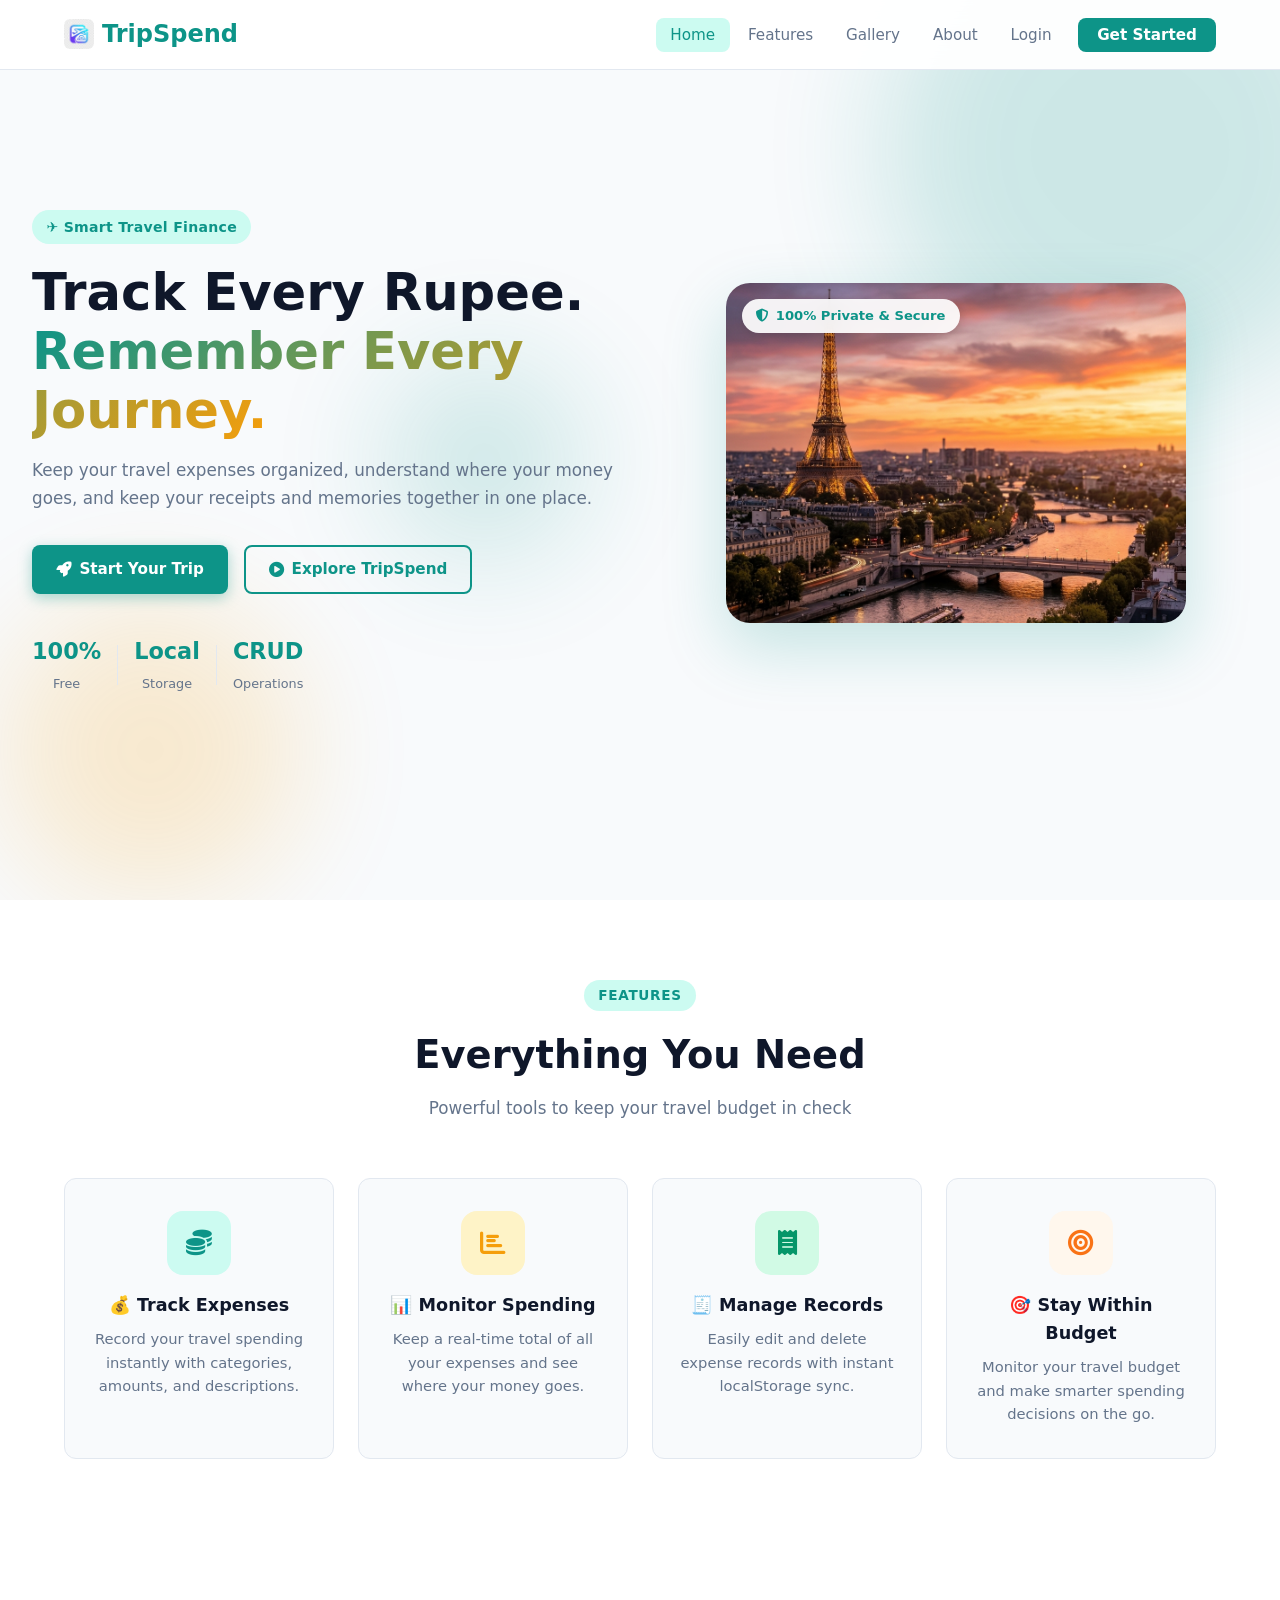
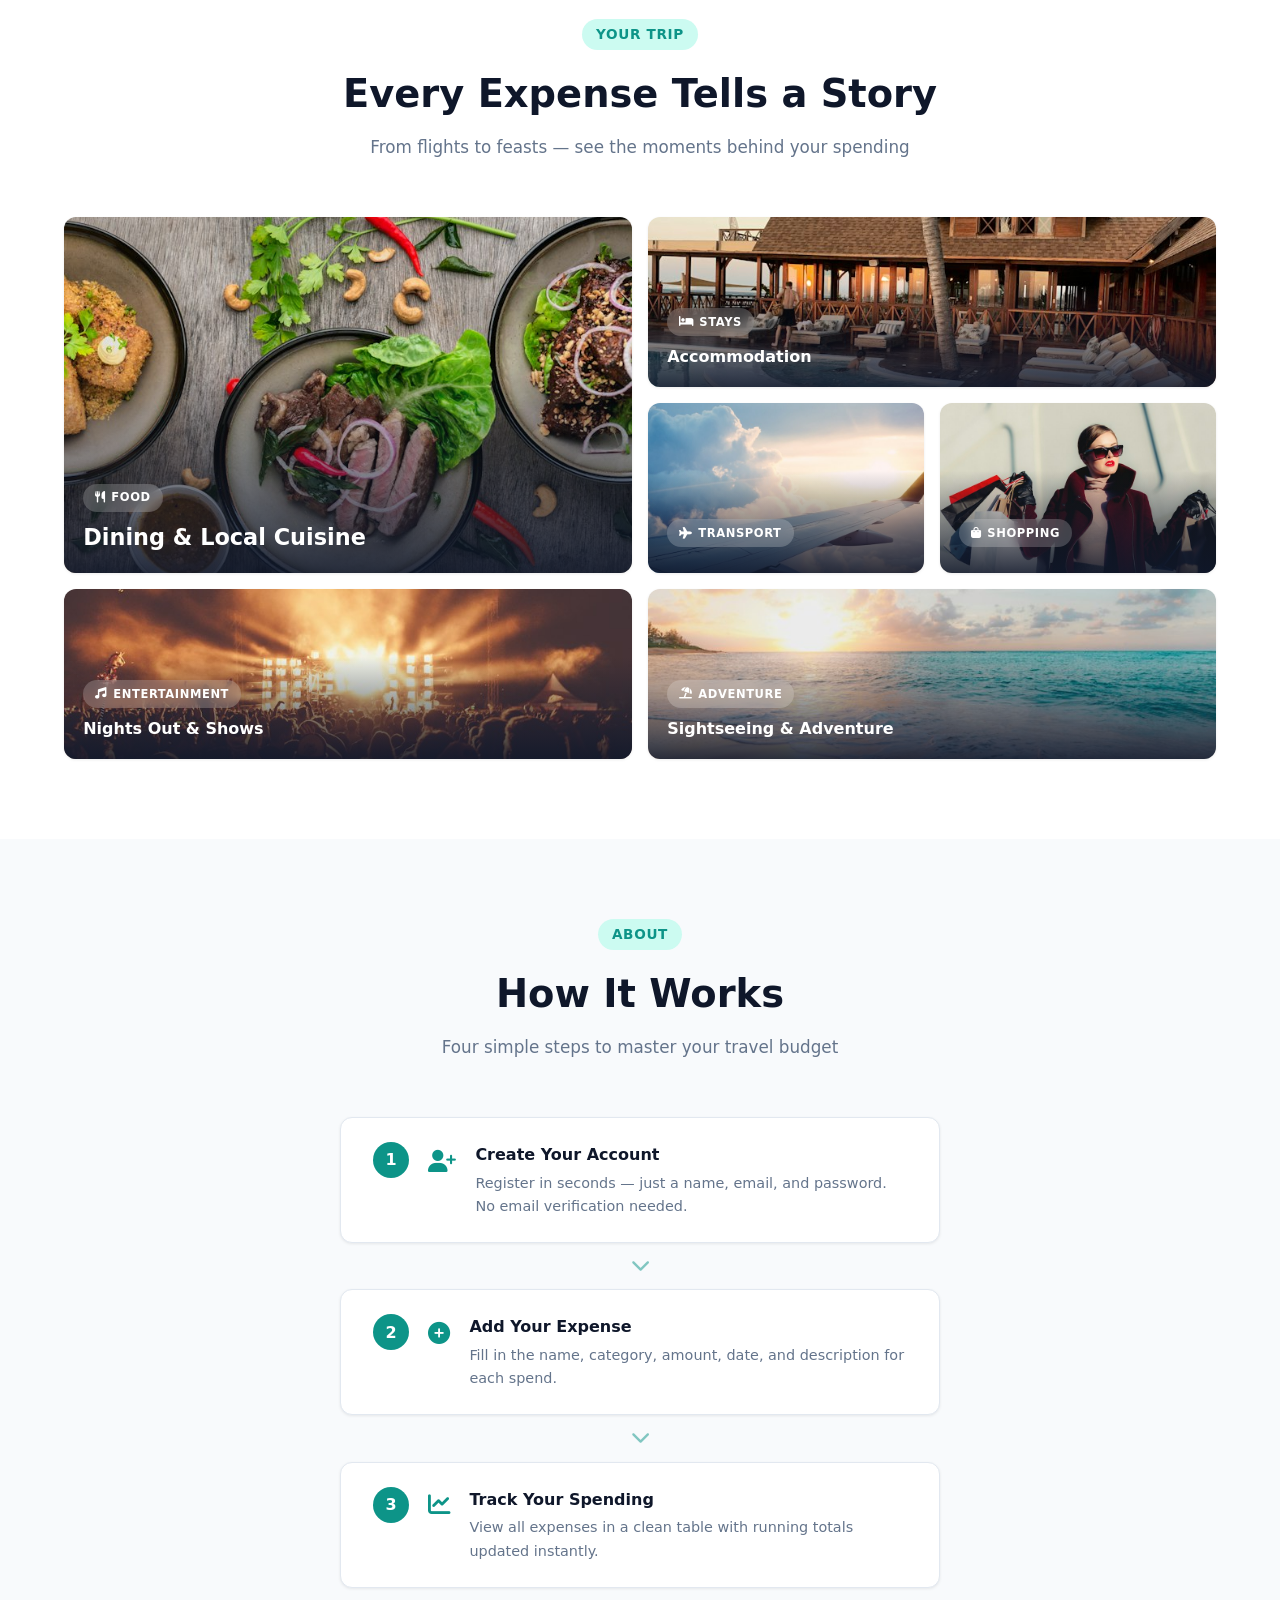
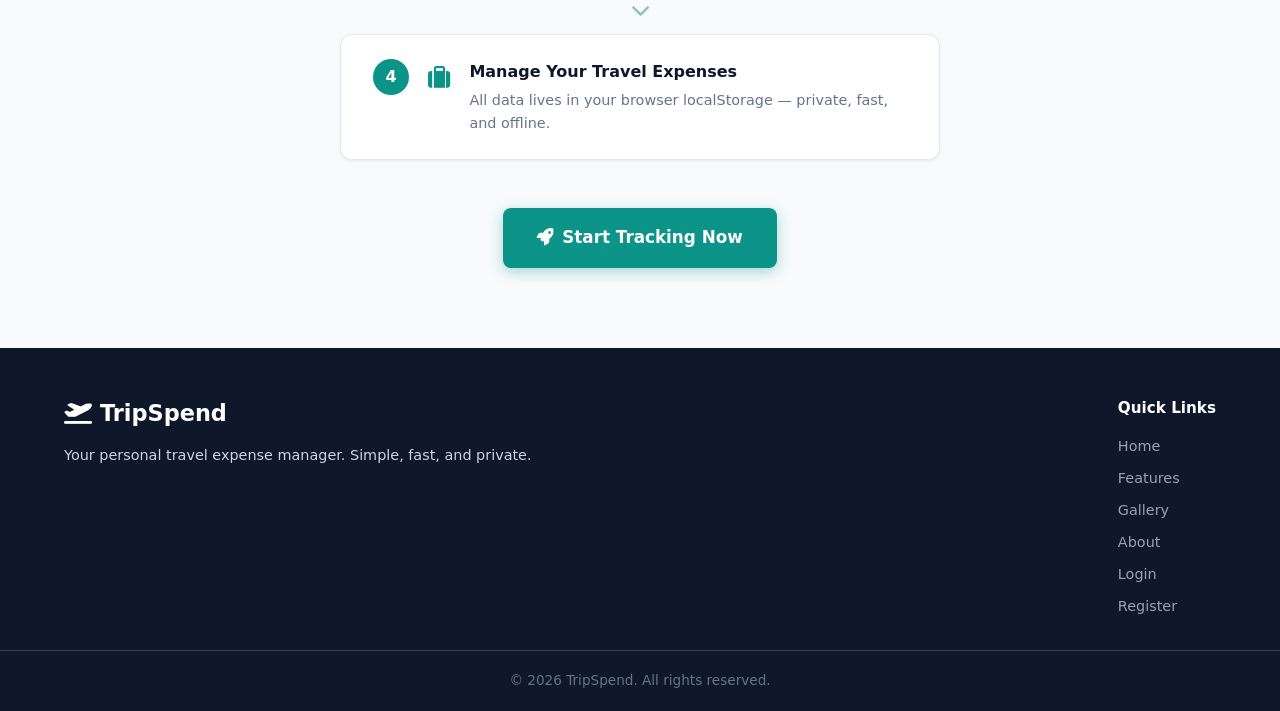
<file: index.html>
<!DOCTYPE html>
<html lang="en">
<head>
  <meta charset="UTF-8" />
  <meta name="viewport" content="width=device-width, initial-scale=1.0" />
  <title>TripSpend – Travel Expense Manager</title>
  <link rel="stylesheet" href="css/style.css" />
  <link rel="stylesheet" href="https://cdnjs.cloudflare.com/ajax/libs/font-awesome/6.5.0/css/all.min.css" />
</head>
<body>

  <!-- ===== NAVBAR ===== -->
  <nav class="navbar" id="navbar">
    <div class="nav-container">
      <a href="index.html" class="nav-logo">
        <img src="assets/images/logo.png" alt="TripSpend" class="nav-logo-img" />
        TripSpend
      </a>
      <button class="nav-toggle" id="navToggle" aria-label="Toggle menu">
        <span></span><span></span><span></span>
      </button>
      <ul class="nav-links" id="navLinks">
        <li><a href="#home"     class="nav-link active">Home</a></li>
        <li><a href="#features" class="nav-link">Features</a></li>
        <li><a href="#gallery"  class="nav-link">Gallery</a></li>
        <li><a href="#about"    class="nav-link">About</a></li>
        <li id="navAuthItem"><a href="login.html"    class="nav-link">Login</a></li>
        <li><a href="register.html" class="nav-btn">Get Started</a></li>
      </ul>
    </div>
  </nav>

  <!-- ===== HERO ===== -->
  <section class="hero" id="home">
    <div class="hero-bg-shapes">
      <div class="shape shape-1"></div>
      <div class="shape shape-2"></div>
      <div class="shape shape-3"></div>
    </div>

    <!-- Two-column layout -->
    <div class="hero-inner">
      <div class="hero-content">
        <div class="hero-badge">✈️ Smart Travel Finance</div>
        <h1 class="hero-title">
          Track Every Rupee.<br />
          <span class="gradient-text">Remember Every Journey.</span>
        </h1>
        <p class="hero-desc">
          Keep your travel expenses organized, understand where your money goes,
          and keep your receipts and memories together in one place.
        </p>
        <div class="hero-actions">
          <a href="register.html" class="btn btn-primary">
            <i class="fas fa-rocket"></i> Start Your Trip
          </a>
          <a href="#features" class="btn btn-outline">
            <i class="fas fa-play-circle"></i> Explore TripSpend
          </a>
        </div>
        <div class="hero-stats">
          <div class="stat">
            <span class="stat-num">100%</span>
            <span class="stat-label">Free</span>
          </div>
          <div class="stat-divider"></div>
          <div class="stat">
            <span class="stat-num">Local</span>
            <span class="stat-label">Storage</span>
          </div>
          <div class="stat-divider"></div>
          <div class="stat">
            <span class="stat-num">CRUD</span>
            <span class="stat-label">Operations</span>
          </div>
        </div>
      </div>

      <!-- Hero Image Card -->
      <div class="hero-visual">
        <div class="hero-img-card">
          <img src="assets/images/hero-bg.png" alt="Travel" class="hero-img" />
          <div class="hero-img-badge">
            <i class="fas fa-shield-alt"></i>
            <span>100% Private &amp; Secure</span>
          </div>
        </div>
      </div>
    </div>
  </section>

  <!-- ===== FEATURES ===== -->
  <section class="features" id="features">
    <div class="section-container">
      <div class="section-header">
        <span class="section-tag">Features</span>
        <h2 class="section-title">Everything You Need</h2>
        <p class="section-desc">Powerful tools to keep your travel budget in check</p>
      </div>
      <div class="features-grid">
        <div class="feature-card">
          <div class="feature-icon purple">
            <i class="fas fa-coins"></i>
          </div>
          <h3>💰 Track Expenses</h3>
          <p>Record your travel spending instantly with categories, amounts, and descriptions.</p>
        </div>
        <div class="feature-card">
          <div class="feature-icon blue">
            <i class="fas fa-chart-bar"></i>
          </div>
          <h3>📊 Monitor Spending</h3>
          <p>Keep a real-time total of all your expenses and see where your money goes.</p>
        </div>
        <div class="feature-card">
          <div class="feature-icon teal">
            <i class="fas fa-receipt"></i>
          </div>
          <h3>🧾 Manage Records</h3>
          <p>Easily edit and delete expense records with instant localStorage sync.</p>
        </div>
        <div class="feature-card">
          <div class="feature-icon orange">
            <i class="fas fa-bullseye"></i>
          </div>
          <h3>🎯 Stay Within Budget</h3>
          <p>Monitor your travel budget and make smarter spending decisions on the go.</p>
        </div>
      </div>
    </div>
  </section>

  <!-- ===== TRIP GALLERY ===== -->
  <section class="gallery" id="gallery">
    <div class="section-container">
      <div class="section-header">
        <span class="section-tag">Your Trip</span>
        <h2 class="section-title">Every Expense Tells a Story</h2>
        <p class="section-desc">From flights to feasts — see the moments behind your spending</p>
      </div>
      <div class="gallery-grid">
        <div class="gallery-card featured">
          <img src="assets/images/gallery/food.jpg" alt="Food &amp; dining expenses" />
          <div class="gallery-overlay">
            <span class="gallery-tag"><i class="fas fa-utensils"></i> Food</span>
            <h3>Dining &amp; Local Cuisine</h3>
          </div>
        </div>
        <div class="gallery-card wide">
          <img src="assets/images/gallery/hotel.jpg" alt="Accommodation expenses" />
          <div class="gallery-overlay">
            <span class="gallery-tag"><i class="fas fa-bed"></i> Stays</span>
            <h3>Accommodation</h3>
          </div>
        </div>
        <div class="gallery-card">
          <img src="assets/images/gallery/flight.jpg" alt="Transport expenses" />
          <div class="gallery-overlay">
            <span class="gallery-tag"><i class="fas fa-plane"></i> Transport</span>
          </div>
        </div>
        <div class="gallery-card">
          <img src="assets/images/gallery/shopping.jpg" alt="Shopping expenses" />
          <div class="gallery-overlay">
            <span class="gallery-tag"><i class="fas fa-bag-shopping"></i> Shopping</span>
          </div>
        </div>
        <div class="gallery-card wide">
          <img src="assets/images/gallery/entertainment.jpg" alt="Entertainment expenses" />
          <div class="gallery-overlay">
            <span class="gallery-tag"><i class="fas fa-music"></i> Entertainment</span>
            <h3>Nights Out &amp; Shows</h3>
          </div>
        </div>
        <div class="gallery-card wide">
          <img src="assets/images/gallery/adventure.jpg" alt="Adventure &amp; sightseeing expenses" />
          <div class="gallery-overlay">
            <span class="gallery-tag"><i class="fas fa-umbrella-beach"></i> Adventure</span>
            <h3>Sightseeing &amp; Adventure</h3>
          </div>
        </div>
      </div>
    </div>
  </section>

  <!-- ===== HOW IT WORKS ===== -->
  <section class="how-it-works" id="about">
    <div class="section-container">
      <div class="section-header">
        <span class="section-tag">About</span>
        <h2 class="section-title">How It Works</h2>
        <p class="section-desc">Four simple steps to master your travel budget</p>
      </div>
      <div class="steps-wrap">
        <div class="step">
          <div class="step-num">1</div>
          <div class="step-icon"><i class="fas fa-user-plus"></i></div>
          <div>
            <h3>Create Your Account</h3>
            <p>Register in seconds — just a name, email, and password. No email verification needed.</p>
          </div>
        </div>
        <div class="step-arrow"><i class="fas fa-chevron-down"></i></div>
        <div class="step">
          <div class="step-num">2</div>
          <div class="step-icon"><i class="fas fa-plus-circle"></i></div>
          <div>
            <h3>Add Your Expense</h3>
            <p>Fill in the name, category, amount, date, and description for each spend.</p>
          </div>
        </div>
        <div class="step-arrow"><i class="fas fa-chevron-down"></i></div>
        <div class="step">
          <div class="step-num">3</div>
          <div class="step-icon"><i class="fas fa-chart-line"></i></div>
          <div>
            <h3>Track Your Spending</h3>
            <p>View all expenses in a clean table with running totals updated instantly.</p>
          </div>
        </div>
        <div class="step-arrow"><i class="fas fa-chevron-down"></i></div>
        <div class="step">
          <div class="step-num">4</div>
          <div class="step-icon"><i class="fas fa-suitcase"></i></div>
          <div>
            <h3>Manage Your Travel Expenses</h3>
            <p>All data lives in your browser localStorage — private, fast, and offline.</p>
          </div>
        </div>
      </div>
      <div class="cta-wrap">
        <a href="register.html" class="btn btn-primary btn-lg">
          <i class="fas fa-rocket"></i> Start Tracking Now
        </a>
      </div>
    </div>
  </section>

  <!-- ===== FOOTER ===== -->
  <footer class="footer">
    <div class="footer-container">
      <div class="footer-brand">
        <a href="index.html" class="footer-logo">
          <i class="fas fa-plane-departure"></i> TripSpend
        </a>
        <p>Your personal travel expense manager. Simple, fast, and private.</p>
      </div>
      <div class="footer-links">
        <h4>Quick Links</h4>
        <ul>
          <li><a href="#home">Home</a></li>
          <li><a href="#features">Features</a></li>
          <li><a href="#gallery">Gallery</a></li>
          <li><a href="#about">About</a></li>
          <li><a href="login.html">Login</a></li>
          <li><a href="register.html">Register</a></li>
        </ul>
      </div>
    </div>
    <div class="footer-bottom">
      <p>&copy; <span id="year"></span> TripSpend. All rights reserved.</p>
    </div>
  </footer>

  <script src="js/auth.js"></script>
  <script src="js/main.js"></script>
  <script>
    /* Update nav if user is logged in */
    (function () {
      if (AUTH.isLoggedIn()) {
        const session = AUTH.getSession();
        const authItem = document.getElementById('navAuthItem');
        if (authItem) {
          authItem.innerHTML = `<a href="dashboard.html" class="nav-link"><i class="fas fa-user-circle"></i> ${session.name.split(' ')[0]}</a>`;
        }
        const getStarted = document.querySelector('.nav-btn');
        if (getStarted) {
          getStarted.href = 'dashboard.html';
          getStarted.textContent = 'Dashboard';
        }
      }
    })();
  </script>
</body>
</html>
</file>
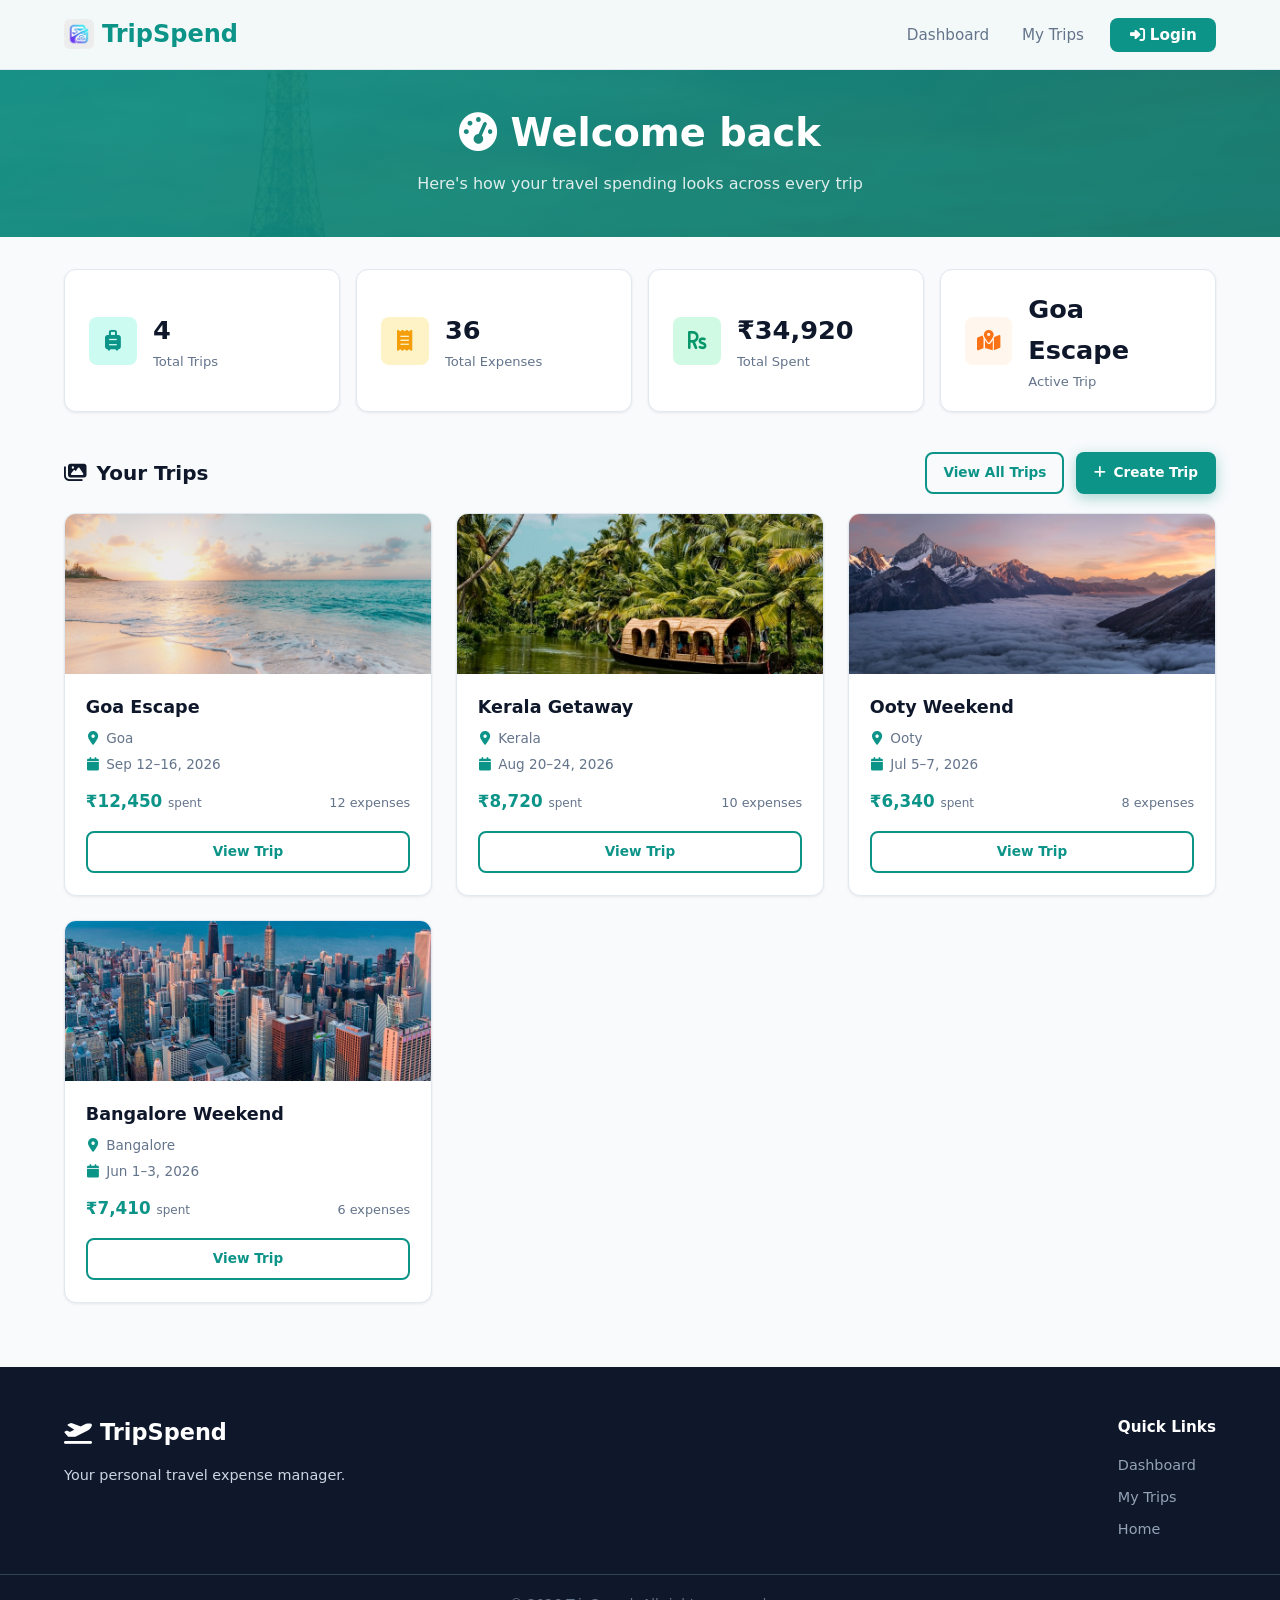
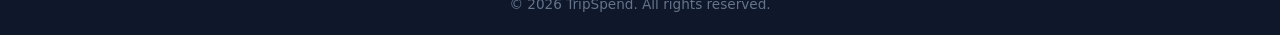
<file: dashboard.html>
<!DOCTYPE html>
<html lang="en">
<head>
  <meta charset="UTF-8" />
  <meta name="viewport" content="width=device-width, initial-scale=1.0" />
  <title>Dashboard – TripSpend</title>
  <link rel="stylesheet" href="css/style.css" />
  <link rel="stylesheet" href="https://cdnjs.cloudflare.com/ajax/libs/font-awesome/6.5.0/css/all.min.css" />
</head>
<body class="app-page">

  <!-- ===== NAVBAR ===== -->
  <nav class="navbar" id="navbar">
    <div class="nav-container">
      <a href="index.html" class="nav-logo">
        <img src="assets/images/logo.png" alt="TripSpend" class="nav-logo-img" />
        TripSpend
      </a>
      <button class="nav-toggle" id="navToggle" aria-label="Toggle menu">
        <span></span><span></span><span></span>
      </button>
      <ul class="nav-links" id="navLinks">
        <li><a href="dashboard.html" class="nav-link active">Dashboard</a></li>
        <li><a href="trips.html" class="nav-link">My Trips</a></li>
        <li id="navUserItem" style="display:none">
          <a href="#" class="nav-link nav-user-name"><i class="fas fa-user-circle"></i> <span id="navUserName">User</span></a>
        </li>
        <li id="navLogoutItem" style="display:none">
          <a href="#" class="nav-btn nav-logout-btn" id="logoutBtn">
            <i class="fas fa-sign-out-alt"></i> Logout
          </a>
        </li>
        <li id="navLoginItem">
          <a href="login.html" class="nav-btn">
            <i class="fas fa-sign-in-alt"></i> Login
          </a>
        </li>
      </ul>
    </div>
  </nav>

  <!-- ===== PAGE HEADER ===== -->
  <div class="page-hero">
    <div class="page-hero-content">
      <h1><i class="fas fa-gauge-high"></i> <span id="welcomeHeading">Welcome back</span></h1>
      <p>Here's how your travel spending looks across every trip</p>
    </div>
  </div>

  <!-- ===== MAIN CONTENT ===== -->
  <main class="dash-main">

    <!-- OVERVIEW CARDS -->
    <section class="summary-section" id="overviewCards">
      <div class="summary-card">
        <div class="summary-icon purple"><i class="fas fa-suitcase-rolling"></i></div>
        <div>
          <div class="summary-num" id="statTrips">0</div>
          <div class="summary-label">Total Trips</div>
        </div>
      </div>
      <div class="summary-card">
        <div class="summary-icon blue"><i class="fas fa-receipt"></i></div>
        <div>
          <div class="summary-num" id="statExpenses">0</div>
          <div class="summary-label">Total Expenses</div>
        </div>
      </div>
      <div class="summary-card">
        <div class="summary-icon teal"><i class="fas fa-rupee-sign"></i></div>
        <div>
          <div class="summary-num" id="statSpent">₹0</div>
          <div class="summary-label">Total Spent</div>
        </div>
      </div>
      <div class="summary-card">
        <div class="summary-icon orange"><i class="fas fa-map-location-dot"></i></div>
        <div>
          <div class="summary-num" id="statActiveTrip">—</div>
          <div class="summary-label">Active Trip</div>
        </div>
      </div>
    </section>

    <!-- TRIPS PREVIEW -->
    <section class="dash-trips-section">
      <div class="dash-section-header">
        <h2><i class="fas fa-images"></i> Your Trips</h2>
        <div class="dash-header-actions">
          <a href="trips.html" class="btn btn-outline btn-sm">View All Trips</a>
          <a href="trips.html?create=1" class="btn btn-primary btn-sm">
            <i class="fas fa-plus"></i> Create Trip
          </a>
        </div>
      </div>

      <div class="trip-grid" id="tripGrid"></div>

      <!-- EMPTY STATE -->
      <div class="empty-state" id="emptyState" style="display:none">
        <img src="assets/images/trips/default.jpg" class="empty-state-img" alt="A scenic travel destination" />
        <h3>Your next adventure starts here.</h3>
        <p>Create your first trip and start tracking every expense.</p>
        <a href="trips.html?create=1" class="btn btn-primary">
          <i class="fas fa-plus"></i> Create Trip
        </a>
      </div>
    </section>

  </main>

  <!-- ===== FOOTER ===== -->
  <footer class="footer">
    <div class="footer-container">
      <div class="footer-brand">
        <a href="index.html" class="footer-logo">
          <i class="fas fa-plane-departure"></i> TripSpend
        </a>
        <p>Your personal travel expense manager.</p>
      </div>
      <div class="footer-links">
        <h4>Quick Links</h4>
        <ul>
          <li><a href="dashboard.html">Dashboard</a></li>
          <li><a href="trips.html">My Trips</a></li>
          <li><a href="index.html">Home</a></li>
        </ul>
      </div>
    </div>
    <div class="footer-bottom">
      <p>&copy; <span id="year"></span> TripSpend. All rights reserved.</p>
    </div>
  </footer>

  <script src="js/auth.js"></script>
  <script src="js/store.js"></script>
  <script src="js/main.js"></script>
  <script src="js/nav.js"></script>
  <script src="js/dashboard.js"></script>
</body>
</html>
</file>
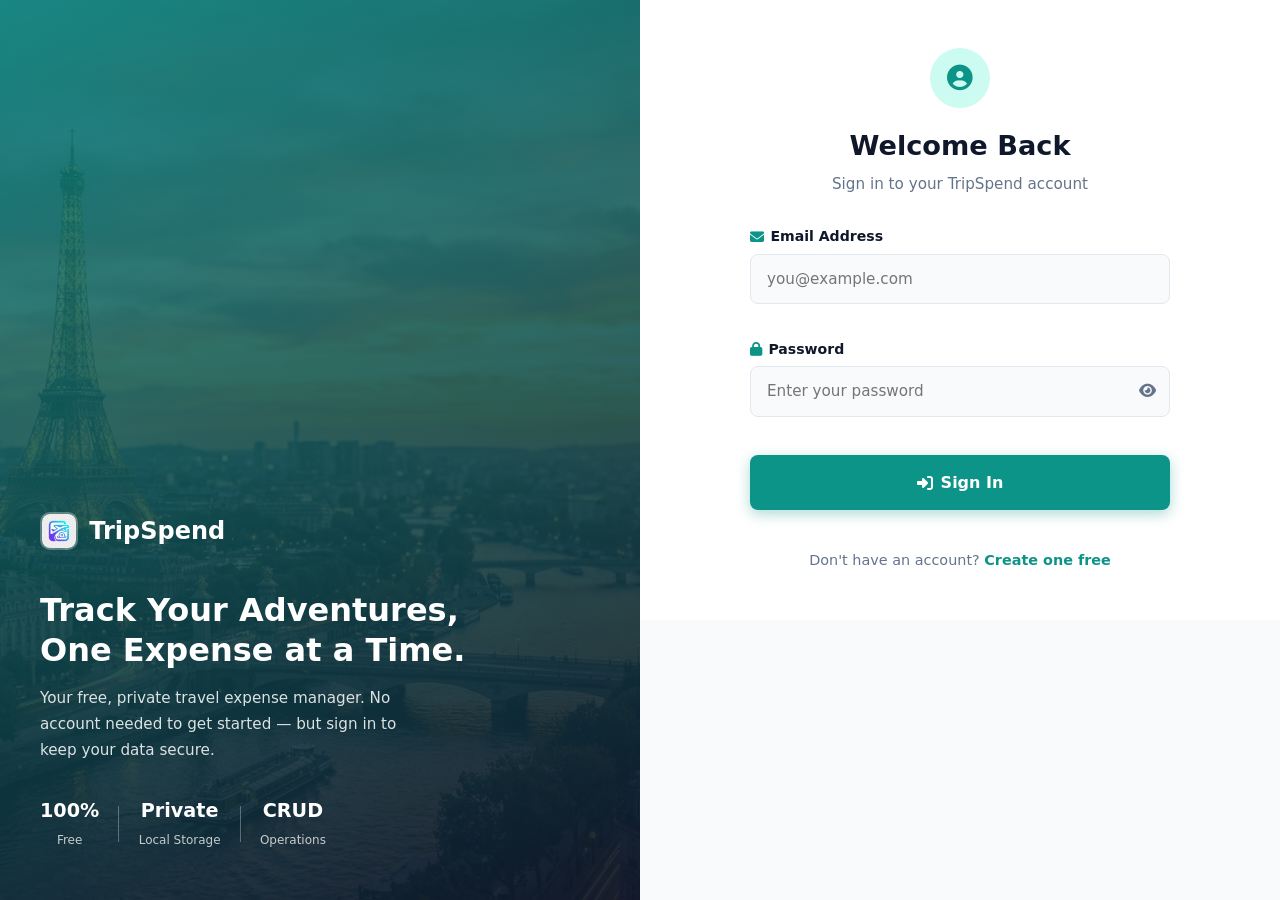
<file: login.html>
<!DOCTYPE html>
<html lang="en">
<head>
  <meta charset="UTF-8" />
  <meta name="viewport" content="width=device-width, initial-scale=1.0" />
  <title>Login – TripSpend</title>
  <link rel="stylesheet" href="css/style.css" />
  <link rel="stylesheet" href="https://cdnjs.cloudflare.com/ajax/libs/font-awesome/6.5.0/css/all.min.css" />
</head>
<body class="auth-page">

  <!-- ===== AUTH WRAPPER ===== -->
  <div class="auth-wrapper">

    <!-- LEFT PANEL – Hero Image -->
    <div class="auth-panel-left">
      <div class="auth-panel-overlay"></div>
      <img src="assets/images/hero-bg.png" alt="Travel" class="auth-panel-img" />
      <div class="auth-panel-content">
        <a href="index.html" class="auth-brand">
          <img src="assets/images/logo.png" alt="TripSpend Logo" class="auth-brand-logo" />
          <span>TripSpend</span>
        </a>
        <h2 class="auth-panel-title">Track Your Adventures, <br />One Expense at a Time.</h2>
        <p class="auth-panel-desc">
          Your free, private travel expense manager. No account needed to get started — but sign in to keep your data secure.
        </p>
        <div class="auth-panel-stats">
          <div class="auth-stat"><span class="auth-stat-num">100%</span><span class="auth-stat-label">Free</span></div>
          <div class="auth-stat-divider"></div>
          <div class="auth-stat"><span class="auth-stat-num">Private</span><span class="auth-stat-label">Local Storage</span></div>
          <div class="auth-stat-divider"></div>
          <div class="auth-stat"><span class="auth-stat-num">CRUD</span><span class="auth-stat-label">Operations</span></div>
        </div>
      </div>
    </div>

    <!-- RIGHT PANEL – Login Form -->
    <div class="auth-panel-right">
      <div class="auth-form-wrap">

        <!-- Mobile brand -->
        <a href="index.html" class="auth-mobile-brand">
          <i class="fas fa-plane-departure"></i> TripSpend
        </a>

        <div class="auth-form-header">
          <div class="auth-form-icon">
            <i class="fas fa-user-circle"></i>
          </div>
          <h1>Welcome Back</h1>
          <p>Sign in to your TripSpend account</p>
        </div>

        <!-- Alert box for errors -->
        <div class="auth-alert auth-alert-error" id="loginAlert" style="display:none">
          <i class="fas fa-exclamation-circle"></i>
          <span id="loginAlertMsg"></span>
        </div>

        <form id="loginForm" class="auth-form" novalidate>

          <!-- Email -->
          <div class="auth-field">
            <label for="loginEmail">
              <i class="fas fa-envelope"></i> Email Address
            </label>
            <input
              type="email"
              id="loginEmail"
              placeholder="you@example.com"
              autocomplete="email"
              required
            />
            <span class="auth-field-error" id="loginEmailErr"></span>
          </div>

          <!-- Password -->
          <div class="auth-field">
            <label for="loginPassword">
              <i class="fas fa-lock"></i> Password
            </label>
            <div class="auth-input-group">
              <input
                type="password"
                id="loginPassword"
                placeholder="Enter your password"
                autocomplete="current-password"
                required
              />
              <button type="button" class="auth-eye-btn" id="toggleLoginPw" aria-label="Toggle password">
                <i class="fas fa-eye" id="loginEyeIcon"></i>
              </button>
            </div>
            <span class="auth-field-error" id="loginPwErr"></span>
          </div>

          <!-- Submit -->
          <button type="submit" class="btn btn-primary auth-submit-btn" id="loginSubmitBtn">
            <i class="fas fa-sign-in-alt"></i>
            <span>Sign In</span>
            <span class="auth-btn-loader" id="loginLoader" style="display:none">
              <i class="fas fa-spinner fa-spin"></i>
            </span>
          </button>

        </form>

        <p class="auth-switch">
          Don't have an account?
          <a href="register.html" class="auth-link">Create one free</a>
        </p>


      </div>
    </div>

  </div>

  <script src="js/auth.js"></script>
  <script>
    /* ── Redirect if already logged in ── */
    if (AUTH.isLoggedIn()) window.location.href = 'dashboard.html';

    /* ── Password toggle ── */
    document.getElementById('toggleLoginPw').addEventListener('click', () => {
      const input = document.getElementById('loginPassword');
      const icon  = document.getElementById('loginEyeIcon');
      if (input.type === 'password') {
        input.type = 'text';
        icon.className = 'fas fa-eye-slash';
      } else {
        input.type = 'password';
        icon.className = 'fas fa-eye';
      }
    });

    /* ── Form submission ── */
    document.getElementById('loginForm').addEventListener('submit', e => {
      e.preventDefault();
      const email = document.getElementById('loginEmail').value.trim();
      const pw    = document.getElementById('loginPassword').value;

      // Clear errors
      document.getElementById('loginEmailErr').textContent = '';
      document.getElementById('loginPwErr').textContent = '';
      document.getElementById('loginAlert').style.display = 'none';

      // Basic validation
      let valid = true;
      if (!email) {
        document.getElementById('loginEmailErr').textContent = 'Please enter your email.';
        document.getElementById('loginEmail').classList.add('error');
        valid = false;
      } else {
        document.getElementById('loginEmail').classList.remove('error');
      }
      if (!pw) {
        document.getElementById('loginPwErr').textContent = 'Please enter your password.';
        document.getElementById('loginPassword').classList.add('error');
        valid = false;
      } else {
        document.getElementById('loginPassword').classList.remove('error');
      }
      if (!valid) return;

      // Show loader
      const btn    = document.getElementById('loginSubmitBtn');
      const loader = document.getElementById('loginLoader');
      btn.disabled = true;
      loader.style.display = 'inline-flex';

      // Small artificial delay for UX feedback
      setTimeout(() => {
        const result = AUTH.login(email, pw);
        btn.disabled = false;
        loader.style.display = 'none';

        if (result.ok) {
          window.location.href = 'dashboard.html';
        } else {
          const alert = document.getElementById('loginAlert');
          document.getElementById('loginAlertMsg').textContent = result.error;
          alert.style.display = 'flex';
        }
      }, 500);
    });
  </script>

</body>
</html>
</file>
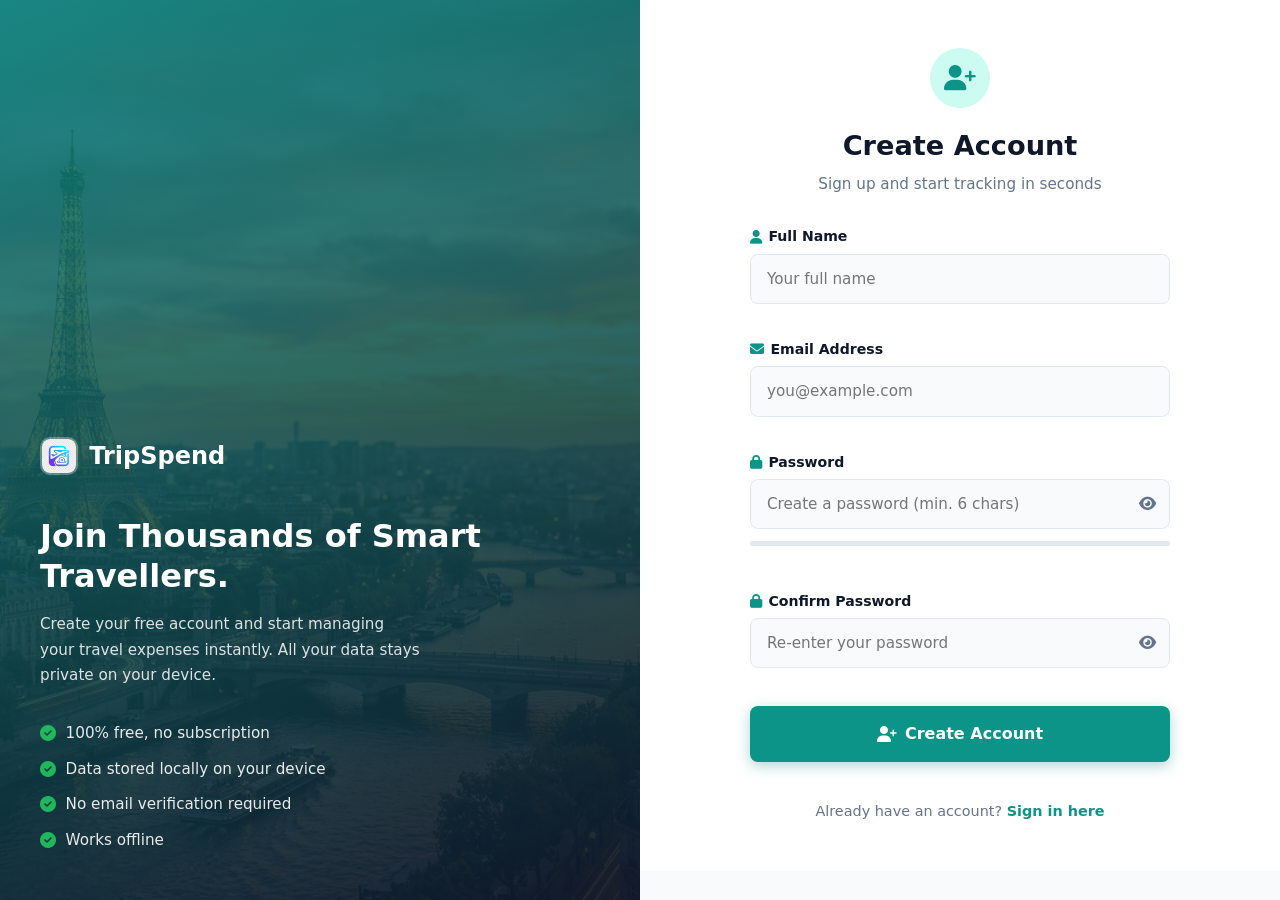
<file: register.html>
<!DOCTYPE html>
<html lang="en">
<head>
  <meta charset="UTF-8" />
  <meta name="viewport" content="width=device-width, initial-scale=1.0" />
  <title>Register – TripSpend</title>
  <link rel="stylesheet" href="css/style.css" />
  <link rel="stylesheet" href="https://cdnjs.cloudflare.com/ajax/libs/font-awesome/6.5.0/css/all.min.css" />
</head>
<body class="auth-page">

  <!-- ===== AUTH WRAPPER ===== -->
  <div class="auth-wrapper">

    <!-- LEFT PANEL – Hero Image -->
    <div class="auth-panel-left">
      <div class="auth-panel-overlay"></div>
      <img src="assets/images/hero-bg.png" alt="Travel" class="auth-panel-img" />
      <div class="auth-panel-content">
        <a href="index.html" class="auth-brand">
          <img src="assets/images/logo.png" alt="TripSpend Logo" class="auth-brand-logo" />
          <span>TripSpend</span>
        </a>
        <h2 class="auth-panel-title">Join Thousands of Smart Travellers.</h2>
        <p class="auth-panel-desc">
          Create your free account and start managing your travel expenses instantly. All your data stays private on your device.
        </p>
        <ul class="auth-feature-list">
          <li><i class="fas fa-check-circle"></i> 100% free, no subscription</li>
          <li><i class="fas fa-check-circle"></i> Data stored locally on your device</li>
          <li><i class="fas fa-check-circle"></i> No email verification required</li>
          <li><i class="fas fa-check-circle"></i> Works offline</li>
        </ul>
      </div>
    </div>

    <!-- RIGHT PANEL – Register Form -->
    <div class="auth-panel-right">
      <div class="auth-form-wrap">

        <!-- Mobile brand -->
        <a href="index.html" class="auth-mobile-brand">
          <i class="fas fa-plane-departure"></i> TripSpend
        </a>

        <div class="auth-form-header">
          <div class="auth-form-icon">
            <i class="fas fa-user-plus"></i>
          </div>
          <h1>Create Account</h1>
          <p>Sign up and start tracking in seconds</p>
        </div>

        <!-- Alert boxes -->
        <div class="auth-alert auth-alert-error" id="regAlert" style="display:none">
          <i class="fas fa-exclamation-circle"></i>
          <span id="regAlertMsg"></span>
        </div>
        <div class="auth-alert auth-alert-success" id="regSuccess" style="display:none">
          <i class="fas fa-check-circle"></i>
          <span>Account created! Redirecting to login…</span>
        </div>

        <form id="registerForm" class="auth-form" novalidate>

          <!-- Full Name -->
          <div class="auth-field">
            <label for="regName">
              <i class="fas fa-user"></i> Full Name
            </label>
            <input
              type="text"
              id="regName"
              placeholder="Your full name"
              autocomplete="name"
              required
            />
            <span class="auth-field-error" id="regNameErr"></span>
          </div>

          <!-- Email -->
          <div class="auth-field">
            <label for="regEmail">
              <i class="fas fa-envelope"></i> Email Address
            </label>
            <input
              type="email"
              id="regEmail"
              placeholder="you@example.com"
              autocomplete="email"
              required
            />
            <span class="auth-field-error" id="regEmailErr"></span>
          </div>

          <!-- Password -->
          <div class="auth-field">
            <label for="regPassword">
              <i class="fas fa-lock"></i> Password
            </label>
            <div class="auth-input-group">
              <input
                type="password"
                id="regPassword"
                placeholder="Create a password (min. 6 chars)"
                autocomplete="new-password"
                required
              />
              <button type="button" class="auth-eye-btn" id="toggleRegPw" aria-label="Toggle password">
                <i class="fas fa-eye" id="regEyeIcon"></i>
              </button>
            </div>
            <!-- Password strength bar -->
            <div class="pw-strength-bar" id="pwStrengthBar">
              <div class="pw-strength-fill" id="pwStrengthFill"></div>
            </div>
            <span class="pw-strength-label" id="pwStrengthLabel"></span>
            <span class="auth-field-error" id="regPwErr"></span>
          </div>

          <!-- Confirm Password -->
          <div class="auth-field">
            <label for="regConfirm">
              <i class="fas fa-lock"></i> Confirm Password
            </label>
            <div class="auth-input-group">
              <input
                type="password"
                id="regConfirm"
                placeholder="Re-enter your password"
                autocomplete="new-password"
                required
              />
              <button type="button" class="auth-eye-btn" id="toggleConfirmPw" aria-label="Toggle confirm password">
                <i class="fas fa-eye" id="confirmEyeIcon"></i>
              </button>
            </div>
            <span class="auth-field-error" id="regConfirmErr"></span>
          </div>

          <!-- Submit -->
          <button type="submit" class="btn btn-primary auth-submit-btn" id="regSubmitBtn">
            <i class="fas fa-user-plus"></i>
            <span>Create Account</span>
            <span class="auth-btn-loader" id="regLoader" style="display:none">
              <i class="fas fa-spinner fa-spin"></i>
            </span>
          </button>

        </form>

        <p class="auth-switch">
          Already have an account?
          <a href="login.html" class="auth-link">Sign in here</a>
        </p>

      </div>
    </div>

  </div>

  <script src="js/auth.js"></script>
  <script>
    /* ── Redirect if already logged in ── */
    if (AUTH.isLoggedIn()) window.location.href = 'dashboard.html';

    /* ── Password toggles ── */
    function makeToggle(btnId, inputId, iconId) {
      document.getElementById(btnId).addEventListener('click', () => {
        const input = document.getElementById(inputId);
        const icon  = document.getElementById(iconId);
        if (input.type === 'password') {
          input.type = 'text'; icon.className = 'fas fa-eye-slash';
        } else {
          input.type = 'password'; icon.className = 'fas fa-eye';
        }
      });
    }
    makeToggle('toggleRegPw',    'regPassword', 'regEyeIcon');
    makeToggle('toggleConfirmPw','regConfirm',  'confirmEyeIcon');

    /* ── Password strength ── */
    document.getElementById('regPassword').addEventListener('input', () => {
      const val   = document.getElementById('regPassword').value;
      const fill  = document.getElementById('pwStrengthFill');
      const label = document.getElementById('pwStrengthLabel');

      let score = 0;
      if (val.length >= 6)  score++;
      if (val.length >= 10) score++;
      if (/[A-Z]/.test(val)) score++;
      if (/[0-9]/.test(val)) score++;
      if (/[^a-zA-Z0-9]/.test(val)) score++;

      const levels = [
        { pct: '0%',   cls: '',          text: '' },
        { pct: '25%',  cls: 'weak',      text: 'Weak' },
        { pct: '50%',  cls: 'fair',      text: 'Fair' },
        { pct: '75%',  cls: 'good',      text: 'Good' },
        { pct: '90%',  cls: 'strong',    text: 'Strong' },
        { pct: '100%', cls: 'very-strong', text: 'Very Strong' },
      ];

      const lvl = levels[Math.min(score, 5)];
      fill.style.width = val.length ? lvl.pct : '0%';
      fill.className = 'pw-strength-fill ' + lvl.cls;
      label.textContent = val.length ? lvl.text : '';
    });

    /* ── Email validation ── */
    function isValidEmail(e) {
      return /^[^\s@]+@[^\s@]+\.[^\s@]+$/.test(e);
    }

    /* ── Form submission ── */
    document.getElementById('registerForm').addEventListener('submit', e => {
      e.preventDefault();

      const name    = document.getElementById('regName').value.trim();
      const email   = document.getElementById('regEmail').value.trim();
      const pw      = document.getElementById('regPassword').value;
      const confirm = document.getElementById('regConfirm').value;

      // Clear all errors
      ['regNameErr','regEmailErr','regPwErr','regConfirmErr'].forEach(id => {
        document.getElementById(id).textContent = '';
      });
      ['regName','regEmail','regPassword','regConfirm'].forEach(id => {
        document.getElementById(id).classList.remove('error');
      });
      document.getElementById('regAlert').style.display = 'none';

      let valid = true;

      if (!name) {
        document.getElementById('regNameErr').textContent = 'Please enter your full name.';
        document.getElementById('regName').classList.add('error');
        valid = false;
      }
      if (!email || !isValidEmail(email)) {
        document.getElementById('regEmailErr').textContent = 'Please enter a valid email address.';
        document.getElementById('regEmail').classList.add('error');
        valid = false;
      }
      if (pw.length < 6) {
        document.getElementById('regPwErr').textContent = 'Password must be at least 6 characters.';
        document.getElementById('regPassword').classList.add('error');
        valid = false;
      }
      if (pw !== confirm) {
        document.getElementById('regConfirmErr').textContent = 'Passwords do not match.';
        document.getElementById('regConfirm').classList.add('error');
        valid = false;
      }
      if (!valid) return;

      // Show loader
      const btn    = document.getElementById('regSubmitBtn');
      const loader = document.getElementById('regLoader');
      btn.disabled = true;
      loader.style.display = 'inline-flex';

      setTimeout(() => {
        const result = AUTH.register(name, email, pw);
        btn.disabled = false;
        loader.style.display = 'none';

        if (result.ok) {
          document.getElementById('regSuccess').style.display = 'flex';
          setTimeout(() => { window.location.href = 'login.html'; }, 1500);
        } else {
          document.getElementById('regAlertMsg').textContent = result.error;
          document.getElementById('regAlert').style.display = 'flex';
        }
      }, 500);
    });
  </script>

</body>
</html>
</file>
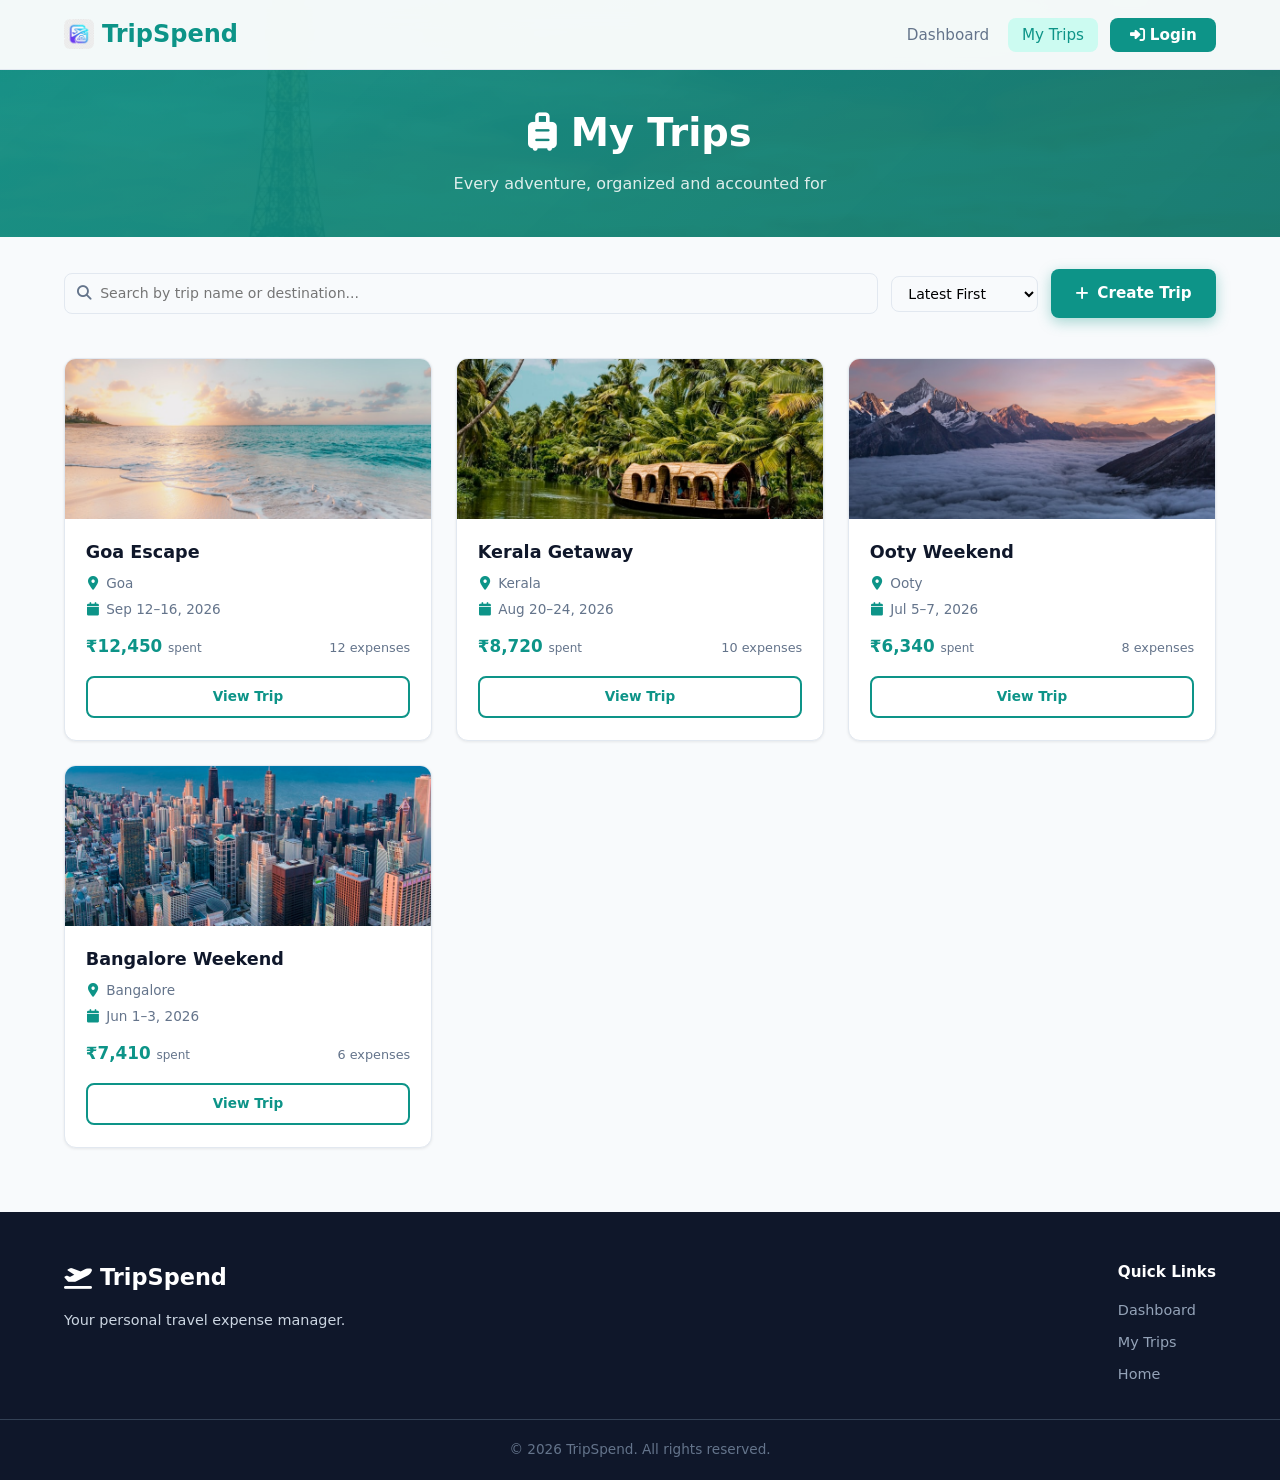
<file: trips.html>
<!DOCTYPE html>
<html lang="en">
<head>
  <meta charset="UTF-8" />
  <meta name="viewport" content="width=device-width, initial-scale=1.0" />
  <title>My Trips – TripSpend</title>
  <link rel="stylesheet" href="css/style.css" />
  <link rel="stylesheet" href="https://cdnjs.cloudflare.com/ajax/libs/font-awesome/6.5.0/css/all.min.css" />
</head>
<body class="app-page">

  <!-- ===== NAVBAR ===== -->
  <nav class="navbar" id="navbar">
    <div class="nav-container">
      <a href="index.html" class="nav-logo">
        <img src="assets/images/logo.png" alt="TripSpend" class="nav-logo-img" />
        TripSpend
      </a>
      <button class="nav-toggle" id="navToggle" aria-label="Toggle menu">
        <span></span><span></span><span></span>
      </button>
      <ul class="nav-links" id="navLinks">
        <li><a href="dashboard.html" class="nav-link">Dashboard</a></li>
        <li><a href="trips.html" class="nav-link active">My Trips</a></li>
        <li id="navUserItem" style="display:none">
          <a href="#" class="nav-link nav-user-name"><i class="fas fa-user-circle"></i> <span id="navUserName">User</span></a>
        </li>
        <li id="navLogoutItem" style="display:none">
          <a href="#" class="nav-btn nav-logout-btn" id="logoutBtn">
            <i class="fas fa-sign-out-alt"></i> Logout
          </a>
        </li>
        <li id="navLoginItem">
          <a href="login.html" class="nav-btn">
            <i class="fas fa-sign-in-alt"></i> Login
          </a>
        </li>
      </ul>
    </div>
  </nav>

  <!-- ===== PAGE HEADER ===== -->
  <div class="page-hero">
    <div class="page-hero-content">
      <h1><i class="fas fa-suitcase-rolling"></i> My Trips</h1>
      <p>Every adventure, organized and accounted for</p>
    </div>
  </div>

  <!-- ===== MAIN CONTENT ===== -->
  <main class="dash-main">

    <!-- TOOLBAR -->
    <section class="trips-toolbar">
      <div class="search-wrap">
        <i class="fas fa-search"></i>
        <input type="text" id="tripSearch" placeholder="Search by trip name or destination..." />
      </div>
      <select id="tripSort" class="filter-select">
        <option value="latest">Latest First</option>
        <option value="oldest">Oldest First</option>
        <option value="highest">Highest Spent</option>
        <option value="lowest">Lowest Spent</option>
      </select>
      <button class="btn btn-primary" id="openCreateTripBtn">
        <i class="fas fa-plus"></i> Create Trip
      </button>
    </section>

    <section class="dash-trips-section">
      <div class="trip-grid" id="tripGrid"></div>

      <!-- EMPTY STATE: no trips at all -->
      <div class="empty-state" id="emptyState" style="display:none">
        <img src="assets/images/trips/default.jpg" class="empty-state-img" alt="A scenic travel destination" />
        <h3>Your next adventure starts here.</h3>
        <p>Create your first trip and start tracking every expense.</p>
        <button class="btn btn-primary" id="emptyCreateTripBtn">
          <i class="fas fa-plus"></i> Create Trip
        </button>
      </div>

      <!-- NO SEARCH RESULTS -->
      <div class="empty-state" id="noResultsState" style="display:none">
        <div class="empty-icon"><i class="fas fa-magnifying-glass"></i></div>
        <h3>No trips match your search</h3>
        <p>Try a different trip name or destination.</p>
      </div>
    </section>

  </main>

  <!-- ===== CREATE / EDIT TRIP MODAL ===== -->
  <div class="modal-overlay" id="tripModal" role="dialog" aria-modal="true" aria-labelledby="tripModalTitle">
    <div class="modal-box modal-box-lg">
      <button class="modal-close-x" id="tripModalCloseBtn" aria-label="Close"><i class="fas fa-times"></i></button>
      <h3 id="tripModalTitle" class="modal-form-title"><i class="fas fa-plus-circle"></i> Create Trip</h3>
      <form id="tripForm" class="expense-form" novalidate>
        <input type="hidden" id="tripId" />
        <div class="form-group full">
          <label for="tripName"><i class="fas fa-tag"></i> Trip Name</label>
          <input type="text" id="tripName" placeholder="e.g. Goa Escape" required />
          <span class="field-error" id="tripNameErr"></span>
        </div>
        <div class="form-group full">
          <label for="tripDestination"><i class="fas fa-location-dot"></i> Destination</label>
          <input type="text" id="tripDestination" placeholder="e.g. Goa" required />
          <span class="field-error" id="tripDestErr"></span>
        </div>
        <div class="form-row">
          <div class="form-group">
            <label for="tripStart"><i class="fas fa-calendar"></i> Start Date</label>
            <input type="date" id="tripStart" required />
            <span class="field-error" id="tripStartErr"></span>
          </div>
          <div class="form-group">
            <label for="tripEnd"><i class="fas fa-calendar"></i> End Date</label>
            <input type="date" id="tripEnd" required />
            <span class="field-error" id="tripEndErr"></span>
          </div>
        </div>
        <div class="form-group full">
          <label for="tripDescription"><i class="fas fa-align-left"></i> Description</label>
          <textarea id="tripDescription" rows="3" placeholder="e.g. Weekend beach trip with friends"></textarea>
        </div>
        <div class="form-group full">
          <label><i class="fas fa-image"></i> Cover Image (optional)</label>
          <input type="file" id="tripCoverInput" accept="image/*" hidden />
          <div class="upload-dropzone" id="tripCoverDropzone" tabindex="0" role="button" aria-label="Upload a cover image">
            <i class="fas fa-cloud-upload-alt"></i>
            <span class="upload-text">Click to upload a cover photo</span>
            <span class="upload-hint">If skipped, a travel photo will be used automatically</span>
          </div>
          <div class="upload-preview" id="tripCoverPreview" style="display:none">
            <img id="tripCoverPreviewImg" alt="Cover preview" />
            <div class="upload-preview-info">
              <span id="tripCoverPreviewName">cover.jpg</span>
              <button type="button" class="upload-remove-btn" id="tripCoverRemoveBtn">
                <i class="fas fa-trash"></i> Remove
              </button>
            </div>
          </div>
        </div>
        <div class="form-actions">
          <button type="submit" class="btn btn-primary" id="tripSubmitBtn">
            <i class="fas fa-plus"></i> Create Trip
          </button>
          <button type="button" class="btn btn-outline" id="tripCancelBtn">
            <i class="fas fa-times"></i> Cancel
          </button>
        </div>
      </form>
    </div>
  </div>

  <!-- ===== TOAST ===== -->
  <div class="toast" id="toast" role="alert" aria-live="polite"></div>

  <!-- ===== FOOTER ===== -->
  <footer class="footer">
    <div class="footer-container">
      <div class="footer-brand">
        <a href="index.html" class="footer-logo">
          <i class="fas fa-plane-departure"></i> TripSpend
        </a>
        <p>Your personal travel expense manager.</p>
      </div>
      <div class="footer-links">
        <h4>Quick Links</h4>
        <ul>
          <li><a href="dashboard.html">Dashboard</a></li>
          <li><a href="trips.html">My Trips</a></li>
          <li><a href="index.html">Home</a></li>
        </ul>
      </div>
    </div>
    <div class="footer-bottom">
      <p>&copy; <span id="year"></span> TripSpend. All rights reserved.</p>
    </div>
  </footer>

  <script src="js/auth.js"></script>
  <script src="js/store.js"></script>
  <script src="js/ui.js"></script>
  <script src="js/main.js"></script>
  <script src="js/nav.js"></script>
  <script src="js/trips.js"></script>
</body>
</html>
</file>
<file: css/style.css>
/* =============================================
   TripSpend – style.css
   ============================================= */

/* ── VARIABLES ── */
:root {
  --primary: #0D9488;
  --primary-dark: #0F766E;
  --primary-light: #CCFBF1;
  --accent: #F59E0B;
  --accent-light: #FEF3C7;
  --navy: #0F172A;
  --orange: #f97316;
  --green: #22c55e;
  --danger: #ef4444;
  --success: #16A34A;
  --bg: #F8FAFC;
  --surface: #FFFFFF;
  --border: #e2e8f0;
  --text: #0F172A;
  --text-muted: #64748B;
  --shadow-sm: 0 1px 3px rgba(0,0,0,.08);
  --shadow-md: 0 4px 16px rgba(13,148,136,.14);
  --shadow-lg: 0 12px 40px rgba(13,148,136,.20);
  --radius: 12px;
  --radius-sm: 8px;
  --nav-h: 70px;
}

/* ── RESET ── */
*, *::before, *::after { box-sizing: border-box; margin: 0; padding: 0; }
html { scroll-behavior: smooth; }
body { font-family: 'Segoe UI', system-ui, -apple-system, sans-serif;
       background: var(--bg); color: var(--text); line-height: 1.6; }
a { text-decoration: none; color: inherit; }
ul { list-style: none; }
img { max-width: 100%; display: block; }
input, select, textarea, button { font: inherit; }

/* ── SCROLLBAR ── */
::-webkit-scrollbar { width: 6px; }
::-webkit-scrollbar-track { background: #f1f1f1; }
::-webkit-scrollbar-thumb { background: var(--primary); border-radius: 3px; }

/* =============================================
   NAVBAR
   ============================================= */
.navbar {
  position: fixed; top: 0; left: 0; right: 0;
  height: var(--nav-h);
  background: rgba(255,255,255,.95);
  backdrop-filter: blur(12px);
  border-bottom: 1px solid var(--border);
  z-index: 1000;
  transition: box-shadow .3s;
}
.navbar.scrolled { box-shadow: var(--shadow-md); }
.nav-container {
  max-width: 1200px; margin: auto;
  padding: 0 1.5rem;
  height: 100%;
  display: flex; align-items: center; justify-content: space-between;
}
.nav-logo {
  font-size: 1.5rem; font-weight: 800; color: var(--primary);
  display: flex; align-items: center; gap: .5rem;
}
.nav-logo i { font-size: 1.3rem; }
.nav-logo-img {
  width: 30px; height: 30px;
  border-radius: 6px; object-fit: cover; flex-shrink: 0;
}
.nav-links {
  display: flex; align-items: center; gap: .25rem;
}
.nav-link {
  padding: .5rem .9rem; border-radius: var(--radius-sm);
  color: var(--text-muted); font-weight: 500; font-size: .95rem;
  transition: color .2s, background .2s;
}
.nav-link:hover, .nav-link.active { color: var(--primary); background: var(--primary-light); }
.nav-btn {
  margin-left: .5rem; padding: .5rem 1.2rem;
  background: var(--primary); color: #fff;
  border-radius: var(--radius-sm); font-weight: 600; font-size: .95rem;
  transition: background .2s, transform .15s, box-shadow .2s;
}
.nav-btn:hover { background: var(--primary-dark); transform: translateY(-1px); box-shadow: var(--shadow-md); }
.nav-btn.active-btn { background: var(--primary-dark); }
.nav-logout-btn { background: var(--danger); }
.nav-logout-btn:hover { background: #dc2626; }
.nav-user-name { color: var(--primary); font-weight: 600; }
.nav-toggle {
  display: none; flex-direction: column; gap: 5px;
  background: none; border: none; cursor: pointer; padding: .4rem;
}
.nav-toggle span {
  display: block; width: 24px; height: 2.5px;
  background: var(--text); border-radius: 2px;
  transition: transform .3s, opacity .3s;
}

/* =============================================
   BUTTONS
   ============================================= */
.btn {
  display: inline-flex; align-items: center; gap: .5rem;
  padding: .65rem 1.4rem; border-radius: var(--radius-sm);
  font-weight: 600; font-size: .95rem; cursor: pointer;
  border: 2px solid transparent;
  transition: background .2s, transform .15s, box-shadow .2s, color .2s;
}
.btn:active { transform: scale(.97); }
.btn-primary {
  background: var(--primary); color: #fff;
  box-shadow: 0 4px 14px rgba(13,148,136,.35);
}
.btn-primary:hover { background: var(--primary-dark); box-shadow: 0 6px 20px rgba(13,148,136,.45); transform: translateY(-2px); }
.btn-outline {
  background: transparent; color: var(--primary);
  border-color: var(--primary);
}
.btn-outline:hover { background: var(--primary-light); }
.btn-danger {
  background: var(--danger); color: #fff;
  border-color: var(--danger);
}
.btn-danger:hover { background: #dc2626; }
.btn-danger-outline {
  background: transparent; color: var(--danger);
  border-color: var(--danger); padding: .5rem 1rem; font-size: .88rem;
}
.btn-danger-outline:hover { background: #fef2f2; }
.btn-lg { padding: .9rem 2rem; font-size: 1.05rem; }

/* =============================================
   HERO – Two-column layout
   ============================================= */
.hero {
  min-height: 100vh;
  padding-top: var(--nav-h);
  display: flex; align-items: center; justify-content: center;
  max-width: 1400px; margin: auto;
  padding-left: 2rem; padding-right: 2rem;
  padding-bottom: 4rem;
  position: relative; overflow: hidden;
}
.hero-bg-shapes { position: absolute; inset: 0; pointer-events: none; z-index: 0; }
.shape {
  position: absolute; border-radius: 50%; filter: blur(60px); opacity: .18;
}
.shape-1 { width: 500px; height: 500px; background: var(--primary); top: -100px; right: -100px; }
.shape-2 { width: 300px; height: 300px; background: var(--accent); bottom: 0; left: 0; }
.shape-3 { width: 200px; height: 200px; background: var(--primary); top: 40%; left: 30%; }

.hero-inner {
  position: relative; z-index: 1;
  display: grid; grid-template-columns: 1fr 1fr;
  gap: 3rem; align-items: center; width: 100%;
}
.hero-content { text-align: left; }
.hero-badge {
  display: inline-flex; align-items: center; gap: .4rem;
  background: var(--primary-light); color: var(--primary);
  padding: .35rem .9rem; border-radius: 999px; font-size: .88rem; font-weight: 600;
  margin-bottom: 1.2rem; letter-spacing: .02em;
}
.hero-title {
  font-size: clamp(2rem, 4vw, 3.2rem); font-weight: 800;
  line-height: 1.15; margin-bottom: 1rem;
}
.gradient-text {
  background: linear-gradient(135deg, var(--primary) 0%, var(--accent) 100%);
  -webkit-background-clip: text; -webkit-text-fill-color: transparent;
  background-clip: text;
}
.hero-desc { font-size: 1.05rem; color: var(--text-muted); margin-bottom: 2rem; line-height: 1.7; }
.hero-actions { display: flex; gap: 1rem; flex-wrap: wrap; margin-bottom: 2.5rem; }
.hero-stats { display: flex; align-items: center; gap: 1rem; flex-wrap: wrap; }
.stat { text-align: center; }
.stat-num { display: block; font-size: 1.4rem; font-weight: 800; color: var(--primary); }
.stat-label { font-size: .8rem; color: var(--text-muted); font-weight: 500; }
.stat-divider { width: 1px; height: 40px; background: var(--border); }

/* Hero image card */
.hero-visual { position: relative; display: flex; justify-content: center; align-items: center; padding: 1.5rem; }
.hero-img-card {
  position: relative; border-radius: 24px; overflow: visible;
  box-shadow: 0 24px 64px rgba(13,148,136,.22);
  width: 100%; max-width: 460px;
  animation: floatCard 5s ease-in-out infinite;
}
@keyframes floatCard {
  0%, 100% { transform: translateY(0); }
  50%       { transform: translateY(-10px); }
}
.hero-img {
  width: 100%; height: 340px;
  object-fit: cover; display: block;
  border-radius: 24px;
}
.hero-img-badge {
  position: absolute; top: 1rem; left: 1rem;
  background: rgba(255,255,255,.92); backdrop-filter: blur(8px);
  color: var(--primary); font-size: .82rem; font-weight: 700;
  padding: .4rem .9rem; border-radius: 999px;
  display: flex; align-items: center; gap: .4rem;
  box-shadow: 0 2px 8px rgba(0,0,0,.12);
}
.hero-float-card {
  position: absolute; bottom: -0.5rem; right: -0.5rem;
  background: var(--surface); border-radius: var(--radius);
  padding: .8rem 1.1rem;
  display: flex; align-items: center; gap: .7rem;
  box-shadow: 0 8px 24px rgba(0,0,0,.15);
  animation: floatCard 5s ease-in-out infinite reverse;
}
.hfc-icon {
  width: 36px; height: 36px; border-radius: 10px;
  background: var(--primary-light); color: var(--primary);
  display: flex; align-items: center; justify-content: center; font-size: 1rem;
}
.hfc-label { font-size: .75rem; color: var(--text-muted); font-weight: 500; }
.hfc-value { font-size: 1rem; font-weight: 800; color: var(--text); }

/* =============================================
   SECTIONS SHARED
   ============================================= */
.section-container { max-width: 1200px; margin: auto; padding: 5rem 1.5rem; }
.section-header { text-align: center; margin-bottom: 3.5rem; }
.section-tag {
  display: inline-block; background: var(--primary-light); color: var(--primary);
  padding: .3rem .9rem; border-radius: 999px; font-size: .85rem; font-weight: 700;
  margin-bottom: .8rem; letter-spacing: .05em; text-transform: uppercase;
}
.section-title { font-size: clamp(1.8rem, 3vw, 2.5rem); font-weight: 800; margin-bottom: .6rem; }
.section-desc { color: var(--text-muted); font-size: 1.05rem; }

/* =============================================
   FEATURES
   ============================================= */
.features { background: var(--surface); }
.features-grid {
  display: grid; grid-template-columns: repeat(auto-fit, minmax(220px, 1fr));
  gap: 1.5rem;
}
.feature-card {
  background: var(--bg); border-radius: var(--radius); padding: 2rem 1.5rem;
  border: 1px solid var(--border); text-align: center;
  transition: transform .3s, box-shadow .3s;
}
.feature-card:hover { transform: translateY(-6px); box-shadow: var(--shadow-md); }
.feature-icon {
  width: 64px; height: 64px; border-radius: 16px;
  display: flex; align-items: center; justify-content: center;
  font-size: 1.6rem; margin: 0 auto 1rem;
}
.feature-icon.purple { background: var(--primary-light); color: var(--primary); }
.feature-icon.blue   { background: var(--accent-light); color: var(--accent); }
.feature-icon.teal   { background: #d1fae5; color: #059669; }
.feature-icon.orange { background: #fff7ed; color: var(--orange); }
.feature-card h3 { font-size: 1.1rem; font-weight: 700; margin-bottom: .5rem; }
.feature-card p  { color: var(--text-muted); font-size: .92rem; line-height: 1.6; }

/* =============================================
   TRIP GALLERY
   ============================================= */
.gallery { background: var(--surface); }
.gallery-grid {
  display: grid;
  grid-template-columns: repeat(4, 1fr);
  grid-auto-rows: 170px;
  gap: 1rem;
}
.gallery-card {
  position: relative; border-radius: var(--radius); overflow: hidden;
  box-shadow: var(--shadow-sm);
  transition: transform .35s, box-shadow .35s;
}
.gallery-card.featured { grid-column: span 2; grid-row: span 2; }
.gallery-card.wide { grid-column: span 2; }
.gallery-card img {
  width: 100%; height: 100%; object-fit: cover; display: block;
  transition: transform .5s;
}
.gallery-card:hover { box-shadow: var(--shadow-lg); transform: translateY(-4px); }
.gallery-card:hover img { transform: scale(1.08); }
.gallery-overlay {
  position: absolute; inset: 0;
  background: linear-gradient(180deg, rgba(15,23,42,0) 40%, rgba(15,23,42,.88) 100%);
  display: flex; flex-direction: column; justify-content: flex-end;
  padding: 1.1rem 1.2rem; color: #fff;
}
.gallery-tag {
  display: inline-flex; align-items: center; gap: .35rem; align-self: flex-start;
  background: rgba(255,255,255,.2); backdrop-filter: blur(6px);
  padding: .3rem .75rem; border-radius: 999px; font-size: .72rem; font-weight: 700;
  text-transform: uppercase; letter-spacing: .05em; margin-bottom: .5rem;
}
.gallery-card h3 { font-size: 1rem; font-weight: 700; }
.gallery-card.featured h3 { font-size: 1.4rem; }

/* =============================================
   HOW IT WORKS
   ============================================= */
.how-it-works { background: var(--bg); }
.steps-wrap {
  display: flex; flex-direction: column; align-items: center;
  gap: .5rem; max-width: 600px; margin: 0 auto 3rem;
}
.step {
  background: var(--surface); border-radius: var(--radius);
  border: 1px solid var(--border);
  padding: 1.5rem 2rem; width: 100%;
  display: flex; align-items: flex-start; gap: 1.2rem;
  box-shadow: var(--shadow-sm);
  transition: box-shadow .3s, transform .3s;
}
.step:hover { box-shadow: var(--shadow-md); transform: translateX(4px); }
.step-num {
  width: 36px; height: 36px; border-radius: 50%;
  background: var(--primary); color: #fff;
  display: flex; align-items: center; justify-content: center;
  font-weight: 800; font-size: 1rem; flex-shrink: 0;
}
.step-icon { font-size: 1.4rem; color: var(--primary); flex-shrink: 0; margin-top: .1rem; }
.step h3 { font-size: 1rem; font-weight: 700; margin-bottom: .25rem; }
.step p  { color: var(--text-muted); font-size: .9rem; }
.step-arrow { color: var(--primary); font-size: 1.2rem; opacity: .5; }
.cta-wrap { text-align: center; }

/* =============================================
   FOOTER
   ============================================= */
.footer { background: var(--text); color: #cbd5e1; }
.footer-container {
  max-width: 1200px; margin: auto; padding: 3rem 1.5rem 2rem;
  display: flex; gap: 3rem; flex-wrap: wrap;
}
.footer-brand { flex: 1; min-width: 200px; }
.footer-logo { font-size: 1.4rem; font-weight: 800; color: #fff; display: flex; align-items: center; gap: .5rem; margin-bottom: .8rem; }
.footer-brand p { font-size: .9rem; line-height: 1.6; }
.footer-links h4 { color: #fff; margin-bottom: .8rem; font-size: .95rem; }
.footer-links ul { display: flex; flex-direction: column; gap: .4rem; }
.footer-links a { font-size: .9rem; color: #94a3b8; transition: color .2s; }
.footer-links a:hover { color: var(--primary-light); }
.footer-bottom {
  border-top: 1px solid #334155;
  text-align: center; padding: 1.2rem 1.5rem;
  font-size: .85rem; color: #64748b;
}

/* =============================================
   EXPENSES PAGE
   ============================================= */
.expenses-page { background: #eef4f7; }

.page-hero {
  background:
    linear-gradient(135deg, rgba(13,148,136,.93) 0%, rgba(15,118,110,.95) 100%),
    url('../assets/images/hero-bg.png') center 30%/cover;
  padding: calc(var(--nav-h) + 2rem) 1.5rem 2.5rem;
  text-align: center; color: #fff;
}
.page-hero h1 { font-size: clamp(1.6rem, 4vw, 2.4rem); font-weight: 800; margin-bottom: .5rem; }
.page-hero p  { opacity: .85; font-size: 1rem; }

.expenses-main { max-width: 1200px; margin: auto; padding: 2rem 1.5rem 4rem; }

/* SUMMARY CARDS */
.summary-section {
  display: grid; grid-template-columns: repeat(auto-fit, minmax(200px, 1fr));
  gap: 1rem; margin-bottom: 2rem;
}
.summary-card {
  background: var(--surface); border-radius: var(--radius);
  padding: 1.2rem 1.5rem; display: flex; align-items: center; gap: 1rem;
  box-shadow: var(--shadow-sm); border: 1px solid var(--border);
}
.summary-icon {
  width: 48px; height: 48px; border-radius: var(--radius-sm);
  display: flex; align-items: center; justify-content: center; font-size: 1.3rem;
}
.summary-icon.purple { background: var(--primary-light); color: var(--primary); }
.summary-icon.blue   { background: var(--accent-light); color: var(--accent); }
.summary-icon.teal   { background: #d1fae5; color: #059669; }
.summary-num  { font-size: 1.6rem; font-weight: 800; color: var(--text); }
.summary-label{ font-size: .82rem; color: var(--text-muted); font-weight: 500; }

/* FORM CARD */
.form-card {
  background: var(--surface); border-radius: var(--radius);
  box-shadow: var(--shadow-sm); border: 1px solid var(--border);
  overflow: hidden; margin-bottom: 2rem;
}
.form-card-header {
  background: linear-gradient(135deg, var(--primary) 0%, var(--primary-dark) 100%);
  padding: 1.2rem 1.8rem; color: #fff;
}
.form-card-header h2 { font-size: 1.2rem; font-weight: 700; margin-bottom: .2rem; }
.form-card-header p  { opacity: .85; font-size: .9rem; }

.expense-form { padding: 1.8rem; }
.form-row { display: grid; grid-template-columns: 1fr 1fr; gap: 1.2rem; margin-bottom: 1.2rem; }
.form-group { display: flex; flex-direction: column; gap: .4rem; }
.form-group.full { margin-bottom: 1.2rem; }
.form-group label { font-weight: 600; font-size: .88rem; color: var(--text); display: flex; align-items: center; gap: .4rem; }
.form-group label i { color: var(--primary); }
.form-group input,
.form-group select,
.form-group textarea {
  padding: .7rem 1rem; border: 1.5px solid var(--border);
  border-radius: var(--radius-sm); background: var(--bg);
  color: var(--text); font-size: .95rem;
  transition: border-color .2s, box-shadow .2s;
  outline: none;
}
.form-group input:focus,
.form-group select:focus,
.form-group textarea:focus {
  border-color: var(--primary);
  box-shadow: 0 0 0 3px rgba(13,148,136,.15);
  background: #fff;
}
.form-group input.error,
.form-group select.error { border-color: var(--danger); }
.field-error { font-size: .8rem; color: var(--danger); min-height: 1em; }
textarea { resize: vertical; min-height: 80px; }
.form-actions { display: flex; gap: .8rem; flex-wrap: wrap; }

/* RECEIPT / PHOTO UPLOAD */
.upload-dropzone {
  display: flex; flex-direction: column; align-items: center; justify-content: center;
  gap: .4rem; text-align: center;
  border: 2px dashed var(--border); border-radius: var(--radius-sm);
  background: var(--bg); padding: 1.8rem 1rem; cursor: pointer;
  transition: border-color .2s, background .2s;
}
.upload-dropzone:hover, .upload-dropzone.dragover {
  border-color: var(--primary); background: var(--primary-light);
}
.upload-dropzone i { font-size: 1.6rem; color: var(--primary); }
.upload-text { font-weight: 600; font-size: .92rem; color: var(--text); }
.upload-hint { font-size: .8rem; color: var(--text-muted); }
.upload-preview {
  display: flex; align-items: center; gap: 1rem;
  border: 1.5px solid var(--border); border-radius: var(--radius-sm);
  padding: .7rem; background: var(--bg);
}
.upload-preview img {
  width: 64px; height: 64px; border-radius: 8px; object-fit: cover; flex-shrink: 0;
  box-shadow: 0 1px 4px rgba(0,0,0,.18);
}
.upload-preview-info { display: flex; flex-direction: column; gap: .4rem; flex: 1; min-width: 0; }
.upload-preview-info span {
  font-size: .88rem; color: var(--text); font-weight: 500;
  overflow: hidden; text-overflow: ellipsis; white-space: nowrap;
}
.upload-remove-btn {
  align-self: flex-start; display: inline-flex; align-items: center; gap: .35rem;
  background: #fee2e2; color: var(--danger); border: none;
  padding: .3rem .7rem; border-radius: 6px; font-size: .8rem; font-weight: 600;
  cursor: pointer; transition: background .2s;
}
.upload-remove-btn:hover { background: #fecaca; }

/* Receipt thumbnail button inside table */
.cat-thumb-btn {
  border: none; background: none; padding: 0; cursor: pointer;
  border-radius: 8px; line-height: 0;
  transition: transform .15s;
}
.cat-thumb-btn:hover { transform: scale(1.08); }
.cat-thumb-btn .cat-thumb { cursor: pointer; }

/* TABLE CARD */
.table-card {
  background: var(--surface); border-radius: var(--radius);
  box-shadow: var(--shadow-sm); border: 1px solid var(--border); overflow: hidden;
}
.table-header {
  padding: 1.2rem 1.5rem; display: flex; align-items: center;
  justify-content: space-between; flex-wrap: wrap; gap: 1rem;
  border-bottom: 1px solid var(--border);
}
.table-title { display: flex; align-items: center; gap: .8rem; }
.table-title h2 { font-size: 1.15rem; font-weight: 700; }
.record-badge {
  background: var(--primary-light); color: var(--primary);
  font-size: .78rem; font-weight: 700; padding: .2rem .7rem; border-radius: 999px;
}
.table-actions-bar { display: flex; align-items: center; gap: .7rem; flex-wrap: wrap; }
.search-wrap {
  position: relative; display: flex; align-items: center;
}
.search-wrap i { position: absolute; left: .8rem; color: var(--text-muted); font-size: .9rem; }
.search-wrap input {
  padding: .5rem .9rem .5rem 2.2rem; border: 1.5px solid var(--border);
  border-radius: var(--radius-sm); font-size: .88rem; background: var(--bg);
  width: 180px; outline: none; transition: border-color .2s;
}
.search-wrap input:focus { border-color: var(--primary); }
.filter-select {
  padding: .5rem .8rem; border: 1.5px solid var(--border);
  border-radius: var(--radius-sm); font-size: .88rem; background: var(--bg);
  outline: none; cursor: pointer;
}

/* TABLE */
.table-responsive { overflow-x: auto; }
.expenses-table { width: 100%; border-collapse: collapse; font-size: .92rem; }
.expenses-table thead tr {
  background: var(--bg); border-bottom: 2px solid var(--border);
}
.expenses-table th {
  padding: .85rem 1rem; text-align: left; font-weight: 700;
  color: var(--text-muted); font-size: .82rem; text-transform: uppercase; letter-spacing: .05em;
  white-space: nowrap;
}
.expenses-table td { padding: .9rem 1rem; border-bottom: 1px solid var(--border); vertical-align: middle; }
.expenses-table tbody tr { transition: background .15s; }
.expenses-table tbody tr:hover { background: var(--bg); }
.expenses-table tbody tr:last-child td { border-bottom: none; }

/* Category cell (thumbnail + badge) */
.cat-cell { display: flex; align-items: center; gap: .6rem; }
.cat-thumb {
  width: 34px; height: 34px; border-radius: 8px; object-fit: cover;
  flex-shrink: 0; box-shadow: 0 1px 4px rgba(0,0,0,.18);
}

/* Category badge */
.cat-badge {
  display: inline-block; padding: .2rem .7rem; border-radius: 999px;
  font-size: .78rem; font-weight: 700;
}
.cat-Food       { background: var(--accent-light); color: #b45309; }
.cat-Hotel      { background: var(--primary-light); color: var(--primary-dark); }
.cat-Transport  { background: #dbeafe; color: #2563eb; }
.cat-Shopping   { background: #d1fae5; color: #059669; }
.cat-Activities { background: #ede9fe; color: #7c3aed; }
.cat-Flights    { background: #e0f2fe; color: #0284c7; }
.cat-Tickets    { background: #fce7f3; color: #db2777; }
.cat-Fuel       { background: #ffedd5; color: #c2410c; }
.cat-Other      { background: #f1f5f9; color: #475569; }

.amount-cell { font-weight: 700; color: var(--primary); white-space: nowrap; }
.desc-cell { color: var(--text-muted); font-size: .88rem; max-width: 200px; white-space: nowrap; overflow: hidden; text-overflow: ellipsis; }
.action-btns { display: flex; gap: .5rem; }
.btn-edit, .btn-delete {
  padding: .35rem .8rem; border-radius: 6px; font-size: .82rem; font-weight: 600;
  border: none; cursor: pointer; transition: background .2s, transform .15s;
  display: flex; align-items: center; gap: .3rem;
}
.btn-edit   { background: #ede9fe; color: #7c3aed; }
.btn-edit:hover   { background: #ddd6fe; transform: scale(1.05); }
.btn-delete { background: #fee2e2; color: var(--danger); }
.btn-delete:hover { background: #fecaca; transform: scale(1.05); }

/* EMPTY STATE */
.empty-state {
  text-align: center; padding: 4rem 2rem;
}
.empty-icon { font-size: 4rem; color: var(--border); margin-bottom: 1rem; }
.empty-state h3 { font-size: 1.2rem; font-weight: 700; margin-bottom: .5rem; }
.empty-state p  { color: var(--text-muted); margin-bottom: 1.5rem; }

/* TOTAL BAR */
.total-bar {
  display: flex; justify-content: space-between; align-items: center;
  padding: 1rem 1.5rem; background: var(--primary-light);
  border-top: 2px solid var(--primary); font-weight: 600;
}
.total-amount { font-size: 1.4rem; font-weight: 800; color: var(--primary); }

/* =============================================
   MODAL
   ============================================= */
.modal-overlay {
  position: fixed; inset: 0; background: rgba(0,0,0,.5);
  display: none; align-items: center; justify-content: center;
  z-index: 9999; padding: 1rem;
  backdrop-filter: blur(4px);
}
.modal-overlay.open { display: flex; animation: fadeIn .2s; }
@keyframes fadeIn { from { opacity:0; } to { opacity:1; } }
.modal-box {
  background: var(--surface); border-radius: var(--radius);
  padding: 2.5rem 2rem; max-width: 440px; width: 100%;
  text-align: center; box-shadow: 0 20px 60px rgba(0,0,0,.25);
  animation: slideUp .25s ease;
}
@keyframes slideUp { from { transform:translateY(20px); opacity:0; } to { transform:translateY(0); opacity:1; } }
.modal-icon {
  width: 64px; height: 64px; border-radius: 50%;
  background: #fff7ed; color: var(--orange);
  display: flex; align-items: center; justify-content: center;
  font-size: 1.8rem; margin: 0 auto 1.2rem;
}
.modal-icon.danger { background: #fee2e2; color: var(--danger); }
.modal-box h3 { font-size: 1.3rem; font-weight: 800; margin-bottom: .6rem; }
.modal-box p  { color: var(--text-muted); font-size: .95rem; line-height: 1.6; margin-bottom: 1.8rem; }
.modal-actions { display: flex; gap: .8rem; justify-content: center; }

/* IMAGE LIGHTBOX */
.lightbox-overlay .lightbox-box {
  background: transparent; box-shadow: none; padding: 0;
  max-width: min(90vw, 640px); text-align: center; position: relative;
  animation: slideUp .25s ease;
}
.lightbox-box img {
  width: 100%; max-height: 78vh; object-fit: contain;
  border-radius: var(--radius); box-shadow: 0 20px 60px rgba(0,0,0,.4);
  background: var(--surface);
}
.lightbox-caption { color: #fff; font-size: .92rem; font-weight: 600; margin-top: 1rem; }
.lightbox-close {
  position: absolute; top: .6rem; right: .6rem;
  width: 40px; height: 40px; border-radius: 50%;
  background: #fff; color: var(--text); border: none;
  display: flex; align-items: center; justify-content: center;
  font-size: 1.1rem; cursor: pointer; box-shadow: 0 4px 14px rgba(0,0,0,.3);
  transition: transform .15s, background .2s;
}
.lightbox-close:hover { background: var(--danger); color: #fff; transform: scale(1.08); }

/* =============================================
   TOAST
   ============================================= */
.toast {
  position: fixed; bottom: 1.5rem; right: 1.5rem;
  background: var(--text); color: #fff;
  padding: .8rem 1.4rem; border-radius: var(--radius-sm);
  font-size: .9rem; font-weight: 600;
  box-shadow: var(--shadow-lg);
  transform: translateY(100px); opacity: 0;
  transition: transform .35s, opacity .35s;
  z-index: 9998; display: flex; align-items: center; gap: .6rem;
  max-width: 320px;
}
.toast.show { transform: translateY(0); opacity: 1; }
.toast.success { background: var(--success); }
.toast.error   { background: var(--danger); }
.toast.info    { background: var(--primary); }

/* =============================================
   AUTH PAGES – Login & Register
   ============================================= */
.auth-page { background: var(--bg); }

.auth-wrapper {
  display: grid; grid-template-columns: 1fr 1fr;
  min-height: 100vh;
  align-items: start;
}

/* LEFT PANEL */
.auth-panel-left {
  position: sticky; top: 0;
  min-height: 100vh;
  overflow: hidden;
  display: flex; align-items: flex-end;
  background: var(--primary-dark);
}
.auth-panel-img {
  position: absolute; inset: 0; width: 100%; height: 100%;
  object-fit: cover; object-position: center;
  display: block;
}
.auth-panel-overlay {
  position: absolute; inset: 0;
  background: linear-gradient(160deg, rgba(13,148,136,.82) 0%, rgba(15,23,42,.92) 100%);
  z-index: 1;
}
.auth-panel-content {
  position: relative; z-index: 2;
  padding: 3rem 2.5rem;
  color: #fff;
}
.auth-brand {
  display: inline-flex; align-items: center; gap: .7rem;
  font-size: 1.5rem; font-weight: 800; color: #fff;
  margin-bottom: 2.5rem;
}
.auth-brand-logo {
  width: 38px; height: 38px; border-radius: 10px;
  object-fit: cover; border: 2px solid rgba(255,255,255,.3);
}
.auth-panel-title {
  font-size: clamp(1.5rem, 2.5vw, 2rem); font-weight: 800;
  line-height: 1.25; margin-bottom: 1rem;
}
.auth-panel-desc {
  font-size: .95rem; opacity: .85; line-height: 1.7; margin-bottom: 2rem;
  max-width: 380px;
}
/* Stats row on login panel */
.auth-panel-stats {
  display: flex; align-items: center; gap: 1.2rem; flex-wrap: wrap;
}
.auth-stat { text-align: center; }
.auth-stat-num { display: block; font-size: 1.2rem; font-weight: 800; }
.auth-stat-label { font-size: .75rem; opacity: .75; }
.auth-stat-divider { width: 1px; height: 36px; background: rgba(255,255,255,.3); }
/* Feature list on register panel */
.auth-feature-list {
  list-style: none; display: flex; flex-direction: column; gap: .7rem;
}
.auth-feature-list li {
  display: flex; align-items: center; gap: .6rem;
  font-size: .95rem; opacity: .9;
}
.auth-feature-list li i { color: var(--green); font-size: 1rem; }

/* RIGHT PANEL */
.auth-panel-right {
  display: flex; align-items: center; justify-content: center;
  padding: 3rem 1.5rem;
  background: var(--surface);
}
.auth-form-wrap {
  width: 100%; max-width: 420px;
  display: flex; flex-direction: column; gap: 0;
}

/* Mobile brand (shown only on small screens) */
.auth-mobile-brand {
  display: none; font-size: 1.4rem; font-weight: 800; color: var(--primary);
  margin-bottom: 1.5rem; align-items: center; gap: .5rem;
}

/* Form header */
.auth-form-header { text-align: center; margin-bottom: 1.8rem; }
.auth-form-icon {
  width: 60px; height: 60px; border-radius: 50%;
  background: var(--primary-light); color: var(--primary);
  display: flex; align-items: center; justify-content: center;
  font-size: 1.6rem; margin: 0 auto 1rem;
}
.auth-form-header h1 { font-size: 1.7rem; font-weight: 800; margin-bottom: .3rem; }
.auth-form-header p { color: var(--text-muted); font-size: .95rem; }

/* Alert boxes */
.auth-alert {
  display: flex; align-items: flex-start; gap: .7rem;
  padding: .9rem 1.1rem; border-radius: var(--radius-sm);
  font-size: .88rem; font-weight: 500; margin-bottom: 1rem;
}
.auth-alert i { flex-shrink: 0; font-size: 1rem; margin-top: .05rem; }
.auth-alert-error  { background: #fee2e2; color: #dc2626; border: 1px solid #fecaca; }
.auth-alert-success { background: #dcfce7; color: #16a34a; border: 1px solid #bbf7d0; }

/* Form */
.auth-form { display: flex; flex-direction: column; gap: 1rem; margin-bottom: 1.2rem; }

/* Auth fields */
.auth-field { display: flex; flex-direction: column; gap: .35rem; }
.auth-field label {
  font-weight: 600; font-size: .88rem; color: var(--text);
  display: flex; align-items: center; gap: .4rem;
}
.auth-field label i { color: var(--primary); }
.auth-field input {
  padding: .75rem 1rem; border: 1.5px solid var(--border);
  border-radius: var(--radius-sm); background: var(--bg);
  color: var(--text); font-size: .95rem; outline: none;
  transition: border-color .2s, box-shadow .2s; width: 100%;
}
.auth-field input:focus {
  border-color: var(--primary);
  box-shadow: 0 0 0 3px rgba(13,148,136,.15);
  background: #fff;
}
.auth-field input.error { border-color: var(--danger); }
.auth-field-error { font-size: .8rem; color: var(--danger); min-height: 1em; }

/* Input group (input + eye button) */
.auth-input-group { position: relative; display: flex; }
.auth-input-group input { padding-right: 3rem; flex: 1; }
.auth-eye-btn {
  position: absolute; right: 0; top: 0; bottom: 0;
  padding: 0 .85rem;
  background: none; border: none; cursor: pointer;
  color: var(--text-muted); font-size: .95rem;
  transition: color .2s;
}
.auth-eye-btn:hover { color: var(--primary); }

/* Password strength bar */
.pw-strength-bar {
  height: 5px; border-radius: 999px;
  background: var(--border); margin-top: .4rem; overflow: hidden;
}
.pw-strength-fill {
  height: 100%; border-radius: 999px;
  width: 0%; transition: width .4s, background-color .4s;
}
.pw-strength-fill.weak      { background: var(--danger); }
.pw-strength-fill.fair      { background: var(--orange); }
.pw-strength-fill.good      { background: #eab308; }
.pw-strength-fill.strong    { background: var(--green); }
.pw-strength-fill.very-strong { background: #059669; }
.pw-strength-label {
  font-size: .78rem; font-weight: 600; color: var(--text-muted);
  margin-top: .2rem; display: block;
}

/* Submit button */
.auth-submit-btn {
  width: 100%; justify-content: center; padding: .8rem;
  font-size: 1rem; margin-top: .25rem; position: relative;
}
.auth-btn-loader { display: inline-flex; align-items: center; }

/* Divider */
.auth-divider {
  display: flex; align-items: center; gap: .8rem;
  margin: 1rem 0; color: var(--text-muted); font-size: .85rem;
}
.auth-divider::before, .auth-divider::after {
  content: ''; flex: 1; height: 1px; background: var(--border);
}

/* Guest button */
.auth-guest-btn { width: 100%; justify-content: center; }

/* Switch link */
.auth-switch {
  text-align: center; font-size: .9rem; color: var(--text-muted); margin-top: 1.2rem;
}
.auth-link { color: var(--primary); font-weight: 700; }
.auth-link:hover { text-decoration: underline; }

/* =============================================
   APP PAGES (Dashboard / My Trips / Trip Details)
   ============================================= */
.app-page { background: var(--bg); }
.dash-main { max-width: 1200px; margin: auto; padding: 2rem 1.5rem 4rem; }

.btn-sm { padding: .5rem 1rem; font-size: .85rem; }
.btn-outline-light {
  background: rgba(255,255,255,.12); color: #fff;
  border-color: rgba(255,255,255,.6); backdrop-filter: blur(6px);
}
.btn-outline-light:hover { background: rgba(255,255,255,.22); }
.btn-danger-light:hover { background: var(--danger); border-color: var(--danger); }

.summary-icon.orange { background: #fff7ed; color: var(--orange); }

.dash-section-header {
  display: flex; align-items: center; justify-content: space-between;
  flex-wrap: wrap; gap: 1rem; margin-bottom: 1.2rem;
}
.dash-section-header h2 { font-size: 1.25rem; font-weight: 800; display: flex; align-items: center; gap: .6rem; }
.dash-header-actions { display: flex; gap: .7rem; flex-wrap: wrap; }
.dash-trips-section { margin-top: 2.5rem; }
.dash-trips-section:first-child { margin-top: 0; }

/* Toolbar: search + sort + create (trips list / expense list) */
.trips-toolbar {
  display: flex; align-items: center; gap: .8rem; flex-wrap: wrap;
  margin-bottom: 1.5rem;
}
.trips-toolbar .search-wrap { flex: 1; min-width: 220px; }
.trips-toolbar .search-wrap input { width: 100%; }

/* ── Trip cards ── */
.trip-grid {
  display: grid; grid-template-columns: repeat(auto-fill, minmax(280px, 1fr));
  gap: 1.5rem;
}
.trip-card {
  display: block; background: var(--surface); border-radius: var(--radius);
  border: 1px solid var(--border); overflow: hidden;
  box-shadow: var(--shadow-sm); transition: transform .25s, box-shadow .25s;
  color: var(--text);
}
.trip-card:hover { transform: translateY(-4px); box-shadow: var(--shadow-lg); }
.trip-card-img {
  height: 160px; background-size: cover; background-position: center;
  position: relative;
}
.trip-card-body { padding: 1.2rem 1.3rem 1.4rem; }
.trip-card-body h3 { font-size: 1.1rem; font-weight: 800; margin-bottom: .4rem; }
.trip-card-dest, .trip-card-dates {
  font-size: .85rem; color: var(--text-muted); display: flex; align-items: center; gap: .4rem; margin-bottom: .25rem;
}
.trip-card-dest i, .trip-card-dates i { color: var(--primary); width: 14px; text-align: center; }
.trip-card-footer {
  display: flex; align-items: baseline; justify-content: space-between;
  margin: .8rem 0 1rem;
}
.trip-card-spent { font-size: 1.05rem; font-weight: 800; color: var(--primary); }
.trip-card-spent small { font-weight: 500; color: var(--text-muted); font-size: .75rem; }
.trip-card-count { font-size: .8rem; color: var(--text-muted); }
.trip-card-view { width: 100%; justify-content: center; }

/* Empty state image */
.empty-state-img {
  width: 220px; height: 140px; object-fit: cover; border-radius: var(--radius);
  margin: 0 auto 1.5rem; box-shadow: var(--shadow-md);
}
.trip-not-found { padding-top: calc(var(--nav-h) + 3rem); }

/* ── Modal form variants (wide modal with an X close button) ── */
.modal-box-lg { max-width: 620px; text-align: left; max-height: 88vh; overflow-y: auto; position: relative; }
.modal-close-x {
  position: absolute; top: 1rem; right: 1rem;
  width: 34px; height: 34px; border-radius: 50%;
  background: var(--bg); border: none; color: var(--text-muted);
  display: flex; align-items: center; justify-content: center;
  cursor: pointer; transition: background .2s, color .2s;
}
.modal-close-x:hover { background: #fee2e2; color: var(--danger); }
.modal-form-title {
  font-size: 1.3rem; font-weight: 800; margin-bottom: 1.4rem;
  display: flex; align-items: center; gap: .6rem; text-align: left;
}

/* ── Multi-image thumbnail row (expense photos) ── */
.image-thumb-row { display: flex; flex-wrap: wrap; gap: .7rem; margin-top: .8rem; }
.image-thumb-item, .image-thumb-view {
  position: relative; width: 84px; height: 84px; border-radius: 10px; overflow: hidden;
  border: 1px solid var(--border); flex-shrink: 0;
}
.image-thumb-item img, .image-thumb-view img { width: 100%; height: 100%; object-fit: cover; }
.image-thumb-remove {
  position: absolute; top: 3px; right: 3px;
  width: 22px; height: 22px; border-radius: 50%;
  background: rgba(15,23,42,.75); color: #fff; border: none;
  display: flex; align-items: center; justify-content: center;
  font-size: .7rem; cursor: pointer; transition: background .2s;
}
.image-thumb-remove:hover { background: var(--danger); }
.image-thumb-view { padding: 0; background: none; cursor: pointer; transition: transform .15s; }
.image-thumb-view:hover { transform: scale(1.05); }
.image-thumb-row-view { margin: 1.2rem 0; }
.no-images-hint { color: var(--text-muted); font-size: .9rem; margin: 1rem 0; }

/* =============================================
   TRIP DETAILS — header
   ============================================= */
.trip-header {
  position: relative; min-height: 360px;
  background-size: cover; background-position: center;
  display: flex; align-items: flex-end;
  padding-top: var(--nav-h);
}
.trip-header-overlay {
  position: absolute; inset: 0;
  background: linear-gradient(180deg, rgba(15,23,42,.25) 0%, rgba(15,23,42,.88) 100%);
}
.trip-header-content {
  position: relative; z-index: 1; color: #fff;
  max-width: 1200px; margin: auto; width: 100%;
  padding: 2rem 1.5rem 2.2rem;
}
.trip-back-link {
  display: inline-flex; align-items: center; gap: .5rem;
  font-size: .9rem; font-weight: 600; color: rgba(255,255,255,.85);
  margin-bottom: 1rem; transition: color .2s;
}
.trip-back-link:hover { color: #fff; }
.trip-header-content h1 { font-size: clamp(1.8rem, 4vw, 2.6rem); font-weight: 800; margin-bottom: .5rem; }
.trip-header-dest, .trip-header-dates {
  display: flex; align-items: center; gap: .5rem;
  font-size: 1rem; opacity: .92; margin-bottom: .3rem;
}
.trip-header-desc { font-size: .95rem; opacity: .85; margin: .8rem 0 1.4rem; max-width: 640px; line-height: 1.6; }
.trip-header-actions { display: flex; gap: .8rem; flex-wrap: wrap; }

/* ── Category breakdown ── */
.category-breakdown-card {
  background: var(--surface); border-radius: var(--radius); border: 1px solid var(--border);
  box-shadow: var(--shadow-sm); padding: 1.6rem 1.8rem; margin-bottom: 2rem;
}
.category-breakdown-card h2 { font-size: 1.15rem; font-weight: 800; margin-bottom: 1.2rem; display: flex; align-items: center; gap: .6rem; }
.category-bars { display: flex; flex-direction: column; gap: .9rem; }
.category-bar-row { display: grid; grid-template-columns: 140px 1fr 130px; align-items: center; gap: 1rem; }
.category-bar-label { display: flex; align-items: center; gap: .6rem; font-size: .88rem; font-weight: 600; }
.category-bar-icon {
  width: 30px; height: 30px; border-radius: 8px;
  display: flex; align-items: center; justify-content: center; font-size: .85rem; flex-shrink: 0;
}
.category-bar-track { height: 10px; border-radius: 999px; background: var(--bg); overflow: hidden; }
.category-bar-fill { height: 100%; border-radius: 999px; transition: width .5s ease; }
.category-bar-amount { font-size: .85rem; font-weight: 700; text-align: right; white-space: nowrap; }
.category-bar-amount small { font-weight: 500; color: var(--text-muted); }
.category-empty-hint { color: var(--text-muted); font-size: .9rem; }

/* ── Expense cards ── */
.expense-list-section { margin-top: 2rem; }
.expense-cards {
  display: grid; grid-template-columns: repeat(auto-fill, minmax(260px, 1fr));
  gap: 1.2rem;
}
.expense-card {
  display: flex; gap: 1rem; background: var(--surface); border-radius: var(--radius);
  border: 1px solid var(--border); box-shadow: var(--shadow-sm);
  padding: .9rem; cursor: pointer; transition: transform .2s, box-shadow .2s;
}
.expense-card:hover { transform: translateY(-3px); box-shadow: var(--shadow-md); }
.expense-card-thumb {
  width: 68px; height: 68px; border-radius: 10px; flex-shrink: 0;
  background-size: cover; background-position: center;
}
.expense-card-thumb-icon { display: flex; align-items: center; justify-content: center; font-size: 1.4rem; }
.expense-card-body { flex: 1; min-width: 0; }
.expense-card-top { display: flex; align-items: center; justify-content: space-between; gap: .6rem; margin-bottom: .5rem; }
.expense-card-amount { font-weight: 800; color: var(--primary); white-space: nowrap; }
.expense-card-desc { font-size: .92rem; font-weight: 600; margin-bottom: .25rem; overflow: hidden; text-overflow: ellipsis; white-space: nowrap; }
.expense-card-date { font-size: .8rem; color: var(--text-muted); display: flex; align-items: center; gap: .4rem; }

/* ── Expense details modal ── */
.expense-details-top { display: flex; align-items: center; justify-content: space-between; margin-bottom: 1rem; }
.expense-details-amount { font-size: 1.6rem; font-weight: 800; color: var(--primary); }
.expense-details-desc { font-size: 1.25rem; font-weight: 800; margin-bottom: .4rem; }
.expense-details-date, .expense-details-trip {
  font-size: .9rem; color: var(--text-muted); margin-bottom: .3rem;
}

/* =============================================
   RESPONSIVE
   ============================================= */
@media (max-width: 900px) {
  .hero-inner { grid-template-columns: 1fr; text-align: center; }
  .hero-visual { display: none; }
  .hero-content { text-align: center; }
  .hero-actions, .hero-stats { justify-content: center; }
  .hero-badge { margin-left: auto; margin-right: auto; }

  /* Auth pages */
  .auth-wrapper { grid-template-columns: 1fr; }
  .auth-panel-left { display: none; }
  .auth-mobile-brand { display: inline-flex; }

  /* Gallery */
  .gallery-grid { grid-template-columns: repeat(2, 1fr); grid-auto-rows: 150px; }

  /* Category breakdown */
  .category-bar-row { grid-template-columns: 120px 1fr 100px; gap: .6rem; }
}

@media (max-width: 768px) {
  .nav-toggle { display: flex; }
  .nav-links {
    position: absolute; top: var(--nav-h); left: 0; right: 0;
    background: #fff; flex-direction: column; align-items: stretch;
    padding: 1rem; gap: .3rem;
    border-bottom: 1px solid var(--border);
    box-shadow: var(--shadow-md);
    display: none;
  }
  .nav-links.open { display: flex; }
  .nav-link, .nav-btn { display: block; text-align: center; }
  .form-row { grid-template-columns: 1fr; }
  .table-header { flex-direction: column; align-items: flex-start; }
  .table-actions-bar { width: 100%; }
  .search-wrap input { width: 100%; }
  .modal-actions { flex-direction: column; }

  /* App pages */
  .dash-section-header { flex-direction: column; align-items: flex-start; }
  .trips-toolbar { flex-direction: column; align-items: stretch; }
  .trips-toolbar .filter-select, .trips-toolbar > .btn { width: 100%; }
  .trip-grid { grid-template-columns: 1fr; }
  .expense-cards { grid-template-columns: 1fr; }
  .trip-header-actions { flex-direction: column; align-items: stretch; }
  .trip-header-actions .btn { justify-content: center; }
  .category-bar-row { grid-template-columns: 1fr; gap: .4rem; }
  .category-bar-amount { text-align: left; }
}

@media (max-width: 500px) {
  .hero-stats { flex-direction: column; gap: .5rem; }
  .stat-divider { display: none; }
  .summary-section { grid-template-columns: 1fr; }
  .auth-panel-right { padding: 1.5rem 1rem; }

  /* Gallery */
  .gallery-grid { grid-template-columns: 1fr; grid-auto-rows: 200px; }
  .gallery-card.featured, .gallery-card.wide { grid-column: span 1; grid-row: span 1; }

  /* App pages */
  .trip-header { min-height: 300px; }
  .expense-card { flex-direction: column; }
  .expense-card-thumb { width: 100%; height: 130px; }
  .modal-box-lg { max-height: 92vh; }
}
</file>
